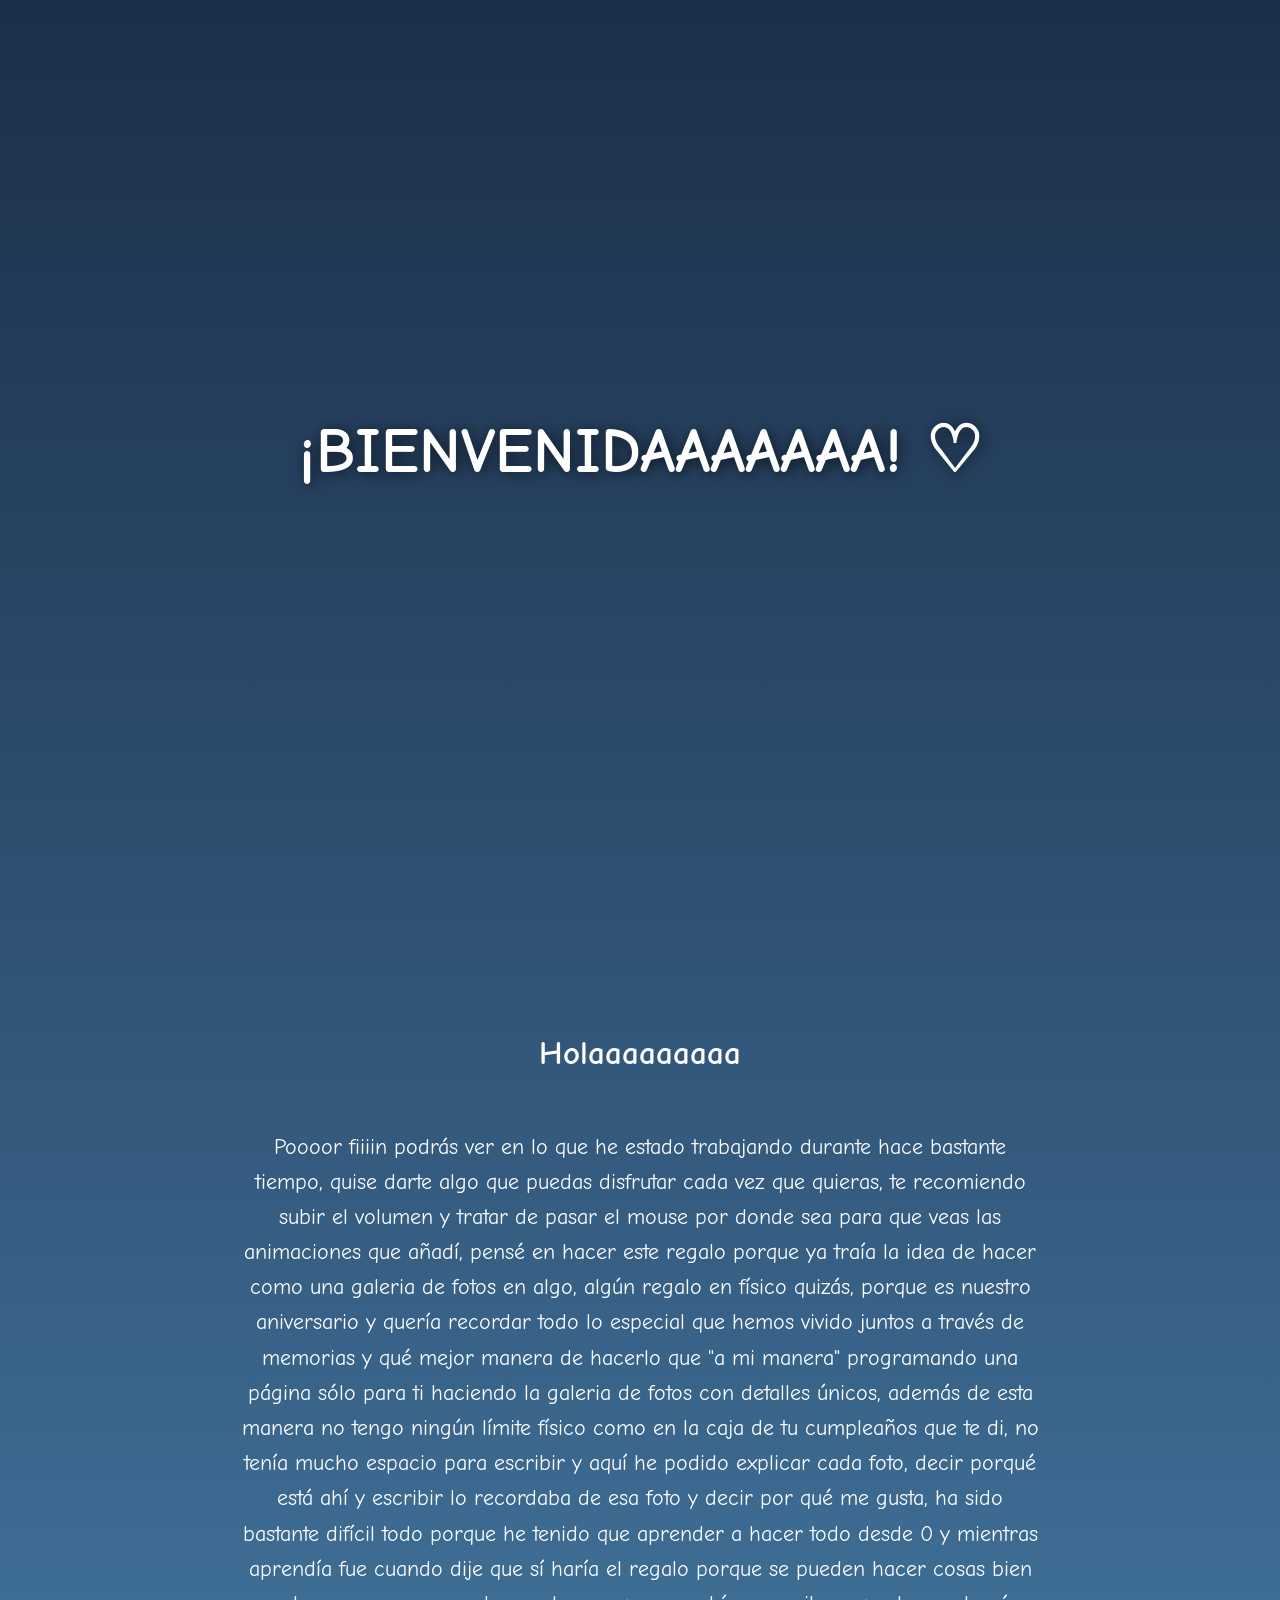
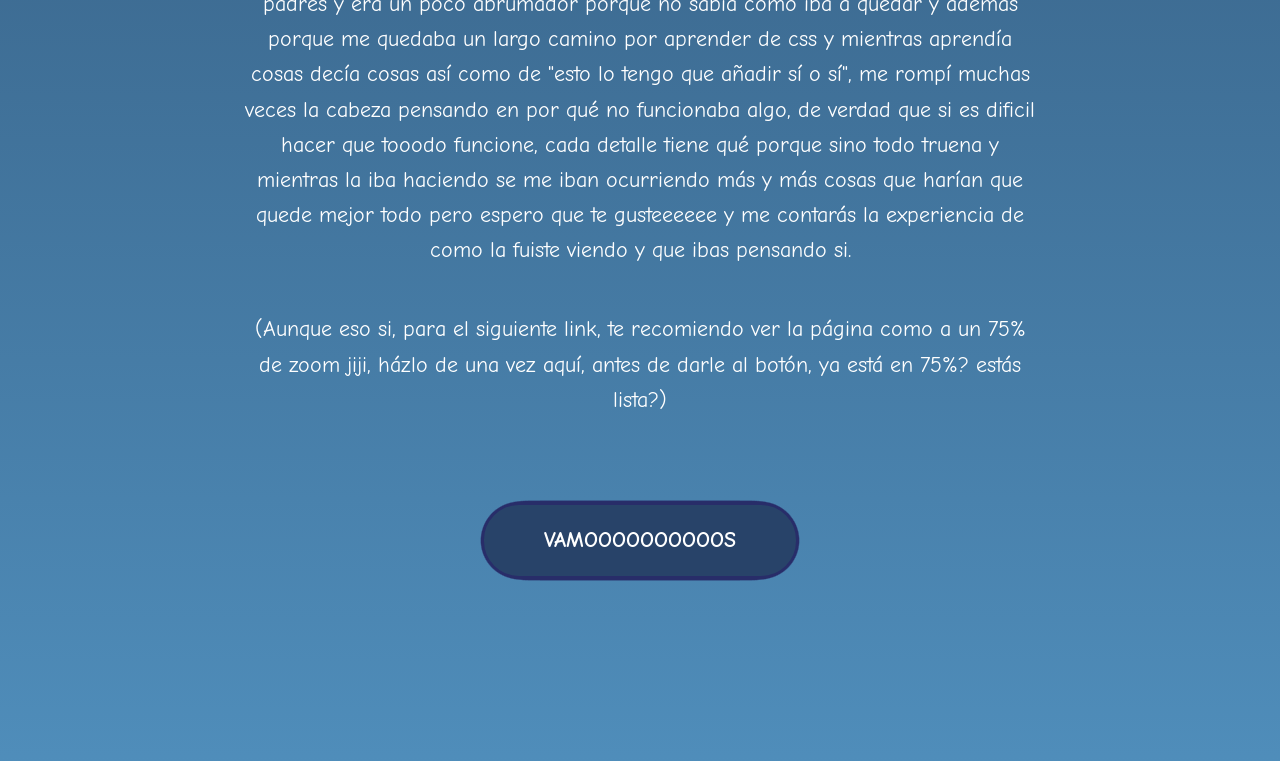
<file: index.html>
<!DOCTYPE html>
<html lang="es">
<head>
    <meta charset="UTF-8">
    <meta name="viewport" content="width=device-width, initial-scale=1.0">
    <title>BIENVENIDA</title>
    <link rel="stylesheet" href="portada.css">
    <link href="https://fonts.googleapis.com/css2?family=Quicksand:wght@400;700&family=Comic+Neue:wght@400;700&display=swap" rel="stylesheet">
</head>
<body>

    <header class="hero">
        <video autoplay loop muted playsinline class="video-fondo">
            <source src="Videonat/Videonat.mp4" type="video/mp4">
        </video>
        
        <div class="contenido-hero">
            <h1>¡BIENVENIDAAAAAAA! ♡</h1>
        </div>
    </header>

    <div class="explicacion">
        <h2>Holaaaaaaaaa</h2>
        <p>Poooor fiiiin podrás ver en lo que he estado trabajando durante hace bastante tiempo, quise darte algo que puedas disfrutar cada vez que quieras, te recomiendo subir el volumen y tratar de pasar el mouse por donde sea para que veas las animaciones que añadí, pensé en hacer este regalo porque ya traía la idea de hacer como una galeria de fotos en algo, algún regalo en físico quizás, porque es nuestro aniversario y quería recordar todo lo especial que hemos vivido juntos a través de memorias y qué mejor manera de hacerlo que "a mi manera" programando una página sólo para ti haciendo la galeria de fotos con detalles únicos, además de esta manera no tengo ningún límite físico como en la caja de tu cumpleaños que te di, no tenía mucho espacio para escribir y aquí he podido explicar cada foto, decir porqué está ahí y escribir lo recordaba de esa foto y decir por qué me gusta, ha sido bastante difícil todo porque he tenido que aprender a hacer todo desde 0 y mientras aprendía fue cuando dije que sí haría el regalo porque se pueden hacer cosas bien padres y era un poco abrumador porque no sabía como iba a quedar y además porque me quedaba un largo camino por aprender de css y mientras aprendía cosas decía cosas así como de "esto lo tengo que añadir sí o sí", me rompí muchas veces la cabeza pensando en por qué no funcionaba algo, de verdad que si es dificil hacer que tooodo funcione, cada detalle tiene qué porque sino todo truena y mientras la iba haciendo se me iban ocurriendo más y más cosas que harían que quede mejor todo pero espero que te gusteeeeee y me contarás la experiencia de como la fuiste viendo y que ibas pensando si.</p>
        <p>(Aunque eso si, para el siguiente link, te recomiendo ver la página como a un 75% de zoom jiji, házlo de una vez aquí, antes de darle al botón, ya está en 75%? estás lista?)</p>

        <div class="centrar">
            <div class="goo-wrapper">
                <div class="bubble"></div>
                <div class="boton">
                    <a href="principal.html">VAMOOOOOOOOOOS</a>
                </div>
            </div>
        </div>
    </div>

    <svg xmlns="http://www.w3.org/2000/svg" version="1.1" style="display:none;">
        <defs>
            <filter id="gooey">
                <feGaussianBlur in="SourceGraphic" stdDeviation="10" result="blur" />
                <feColorMatrix in="blur" mode="matrix" values="1 0 0 0 0  0 1 0 0 0  0 0 1 0 0  0 0 0 20 -10" result="gooey" />
                <feComposite in="SourceGraphic" in2="gooey" operator="atop" />
            </filter>
        </defs>
    </svg>

</body>
</html>
</file>
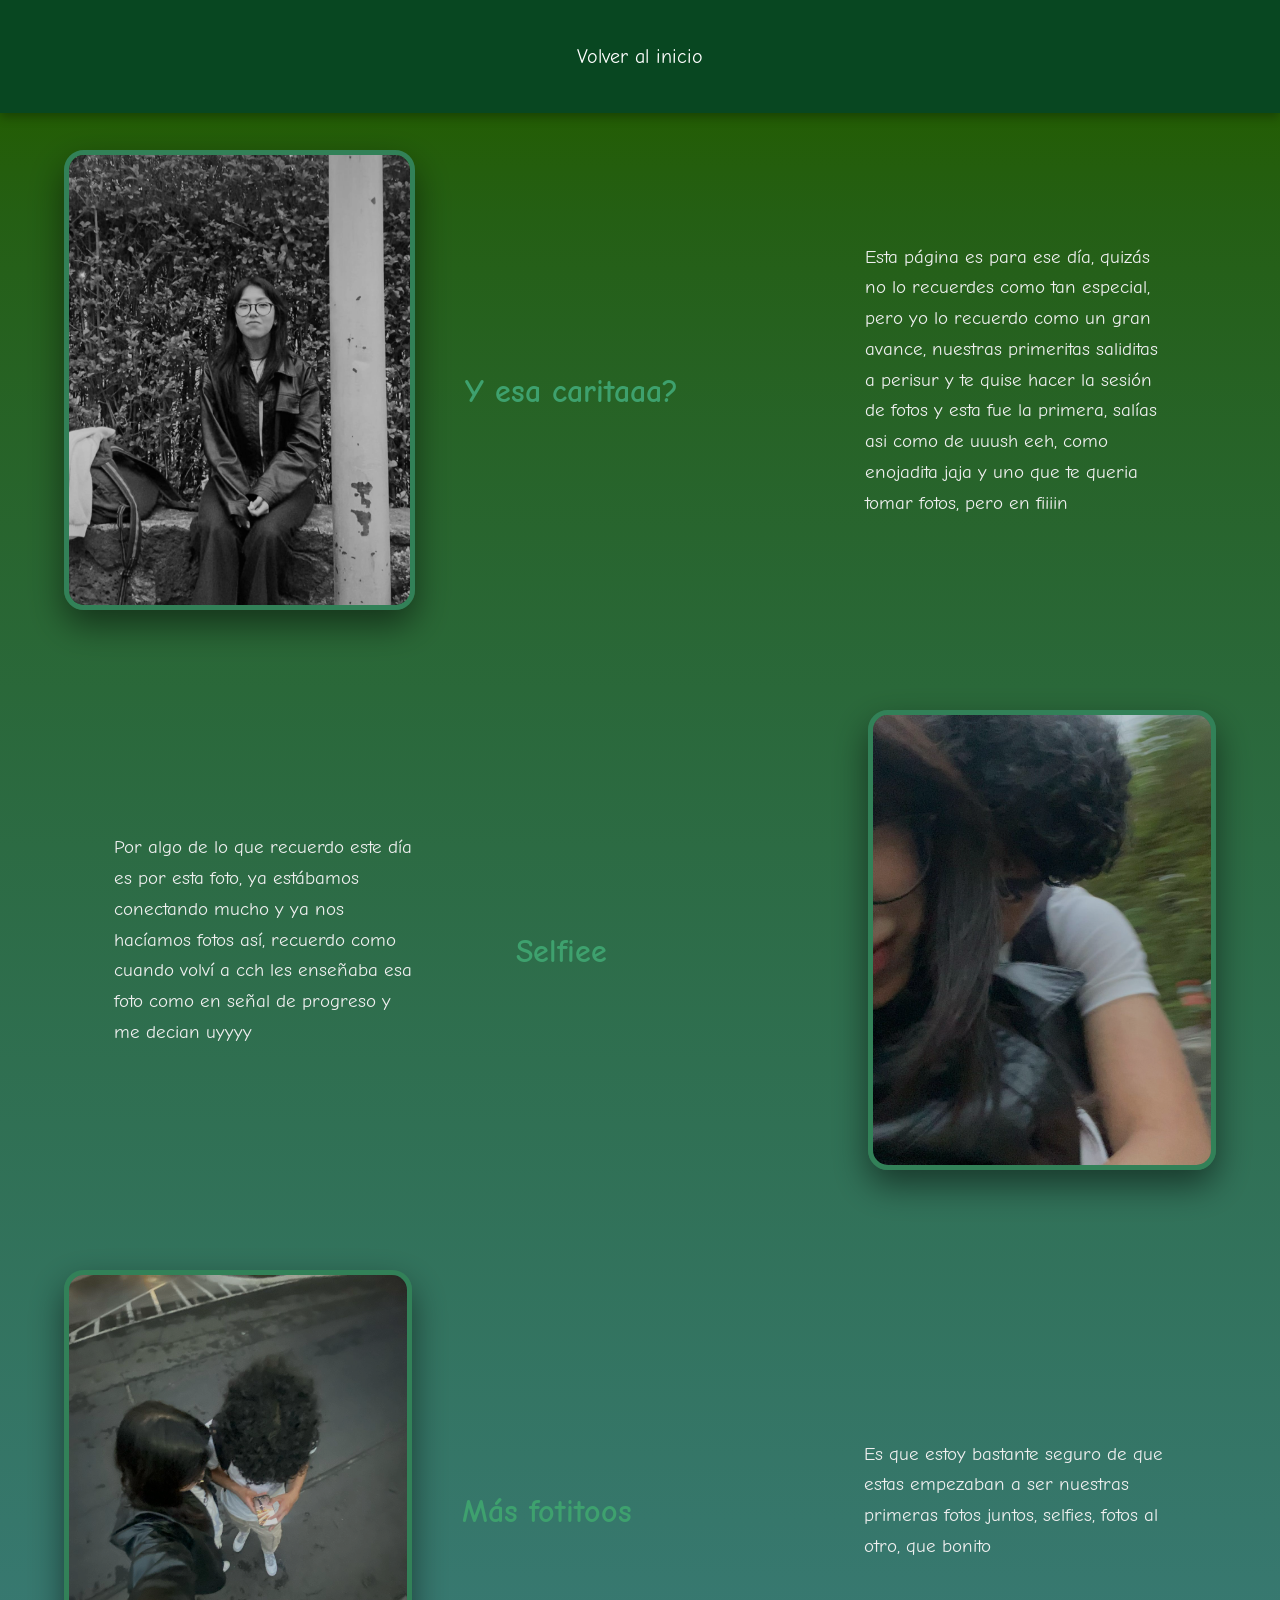
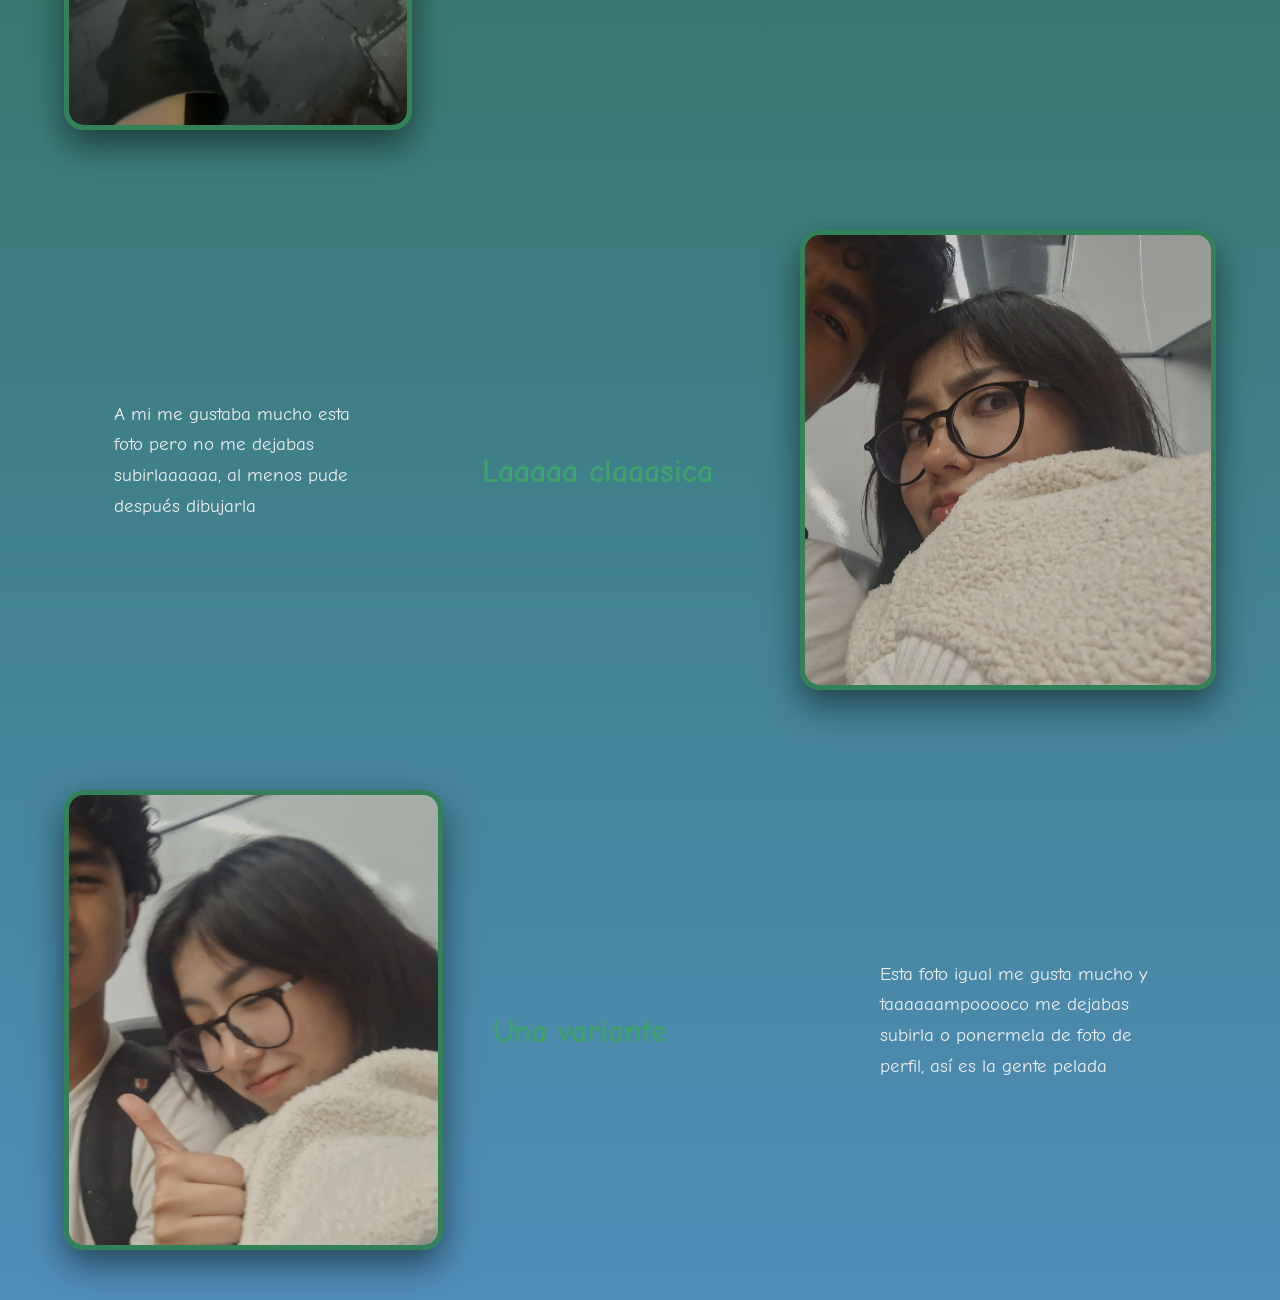
<file: perisur.html>
<!DOCTYPE html>
<html lang="en">
<head>
    <meta charset="UTF-8">
    <meta name="viewport" content="width=device-width, initial-scale=1.0">
    <title>Perisur</title>
    <link rel="stylesheet" href="personalizadas.css">
    <link href="https://fonts.googleapis.com/css2?family=Quicksand:wght@400;700&family=Comic+Neue:wght@400;700&display=swap" rel="stylesheet">
</head>
<body>
    <header>
        <nav>
            <a href="principal.html"> Volver al inicio</a>
        </nav>
    </header>
    <div class="main-content" id="inicio">
    <section class="seccion-favs" id="favs">
        <div class="contenedor-fotos">
            <div class="cuadros">
                <img src="Perisur/perisur1.jpeg" alt="Natalia en japón">
                <h3>Y esa caritaaa?</h3>
                <p>Esta página es para ese día, quizás no lo recuerdes como tan especial, pero yo lo recuerdo como un gran avance, nuestras primeritas saliditas a perisur y te quise hacer la sesión de fotos y esta fue la primera, salías asi como de uuush eeh, como enojadita jaja y uno que te queria tomar fotos, pero en fiiiin</p>
            </div>
            <div class="cuadros">
                <img src="Perisur/Perisur2.jpeg" alt="Natalia en japón">
                <h3>Selfiee</h3>
                <p>Por algo de lo que recuerdo este día es por esta foto, ya estábamos conectando mucho y ya nos hacíamos fotos así, recuerdo como cuando volví a cch les enseñaba esa foto como en señal de progreso y me decian uyyyy</p>
                 </div>
                <div class="cuadros">
                <img src="Perisur/Perisur4.jpeg" alt="Natalia en japón">
                <h3>Más fotitoos</h3>
                <p>Es que estoy bastante seguro de que estas empezaban a ser nuestras primeras fotos juntos, selfies, fotos al otro, que bonito </p>
            </div>
                    
            <div class="cuadros">
                <img src="Perisur/Perisur5.jpeg" alt="Natalia en japón">
                <h3>Laaaaa claaasica</h3>
                <p>A mi me gustaba mucho esta foto pero no me dejabas subirlaaaaaa, al menos pude después dibujarla </p>
            </div>
            <div class="cuadros">
                <img src="Perisur/Perisur3.jpeg" alt="Natalia en japón">
                <h3>Una variante</h3>
                <p>Esta foto igual me gusta mucho y taaaaaampooooco me dejabas subirla o ponermela de foto de perfil, así es la gente pelada</p>
            </div>
        </div>
    </section>

    <audio id="miMusica" autoplay loop>
    <source src="sunsetz.ogg" type="audio/ogg">
    Tu navegador no soporta el audio.
</audio>

    <script>
    var musica = document.getElementById("miMusica");

    function empezarMusica() {
        musica.play().then(function() {
            console.log("Música sonando!");
            removerEventos();
        }).catch(function(error) {
            console.log("Esperando interacción...");
        });
    }

    function removerEventos() {
        document.removeEventListener('click', empezarMusica);
        document.removeEventListener('touchstart', empezarMusica);
        document.removeEventListener('wheel', empezarMusica);
    }
    document.addEventListener('click', empezarMusica);
    document.addEventListener('touchstart', empezarMusica);
    document.addEventListener('wheel', empezarMusica);
</script>
</div>
</body>
</html>
</file>
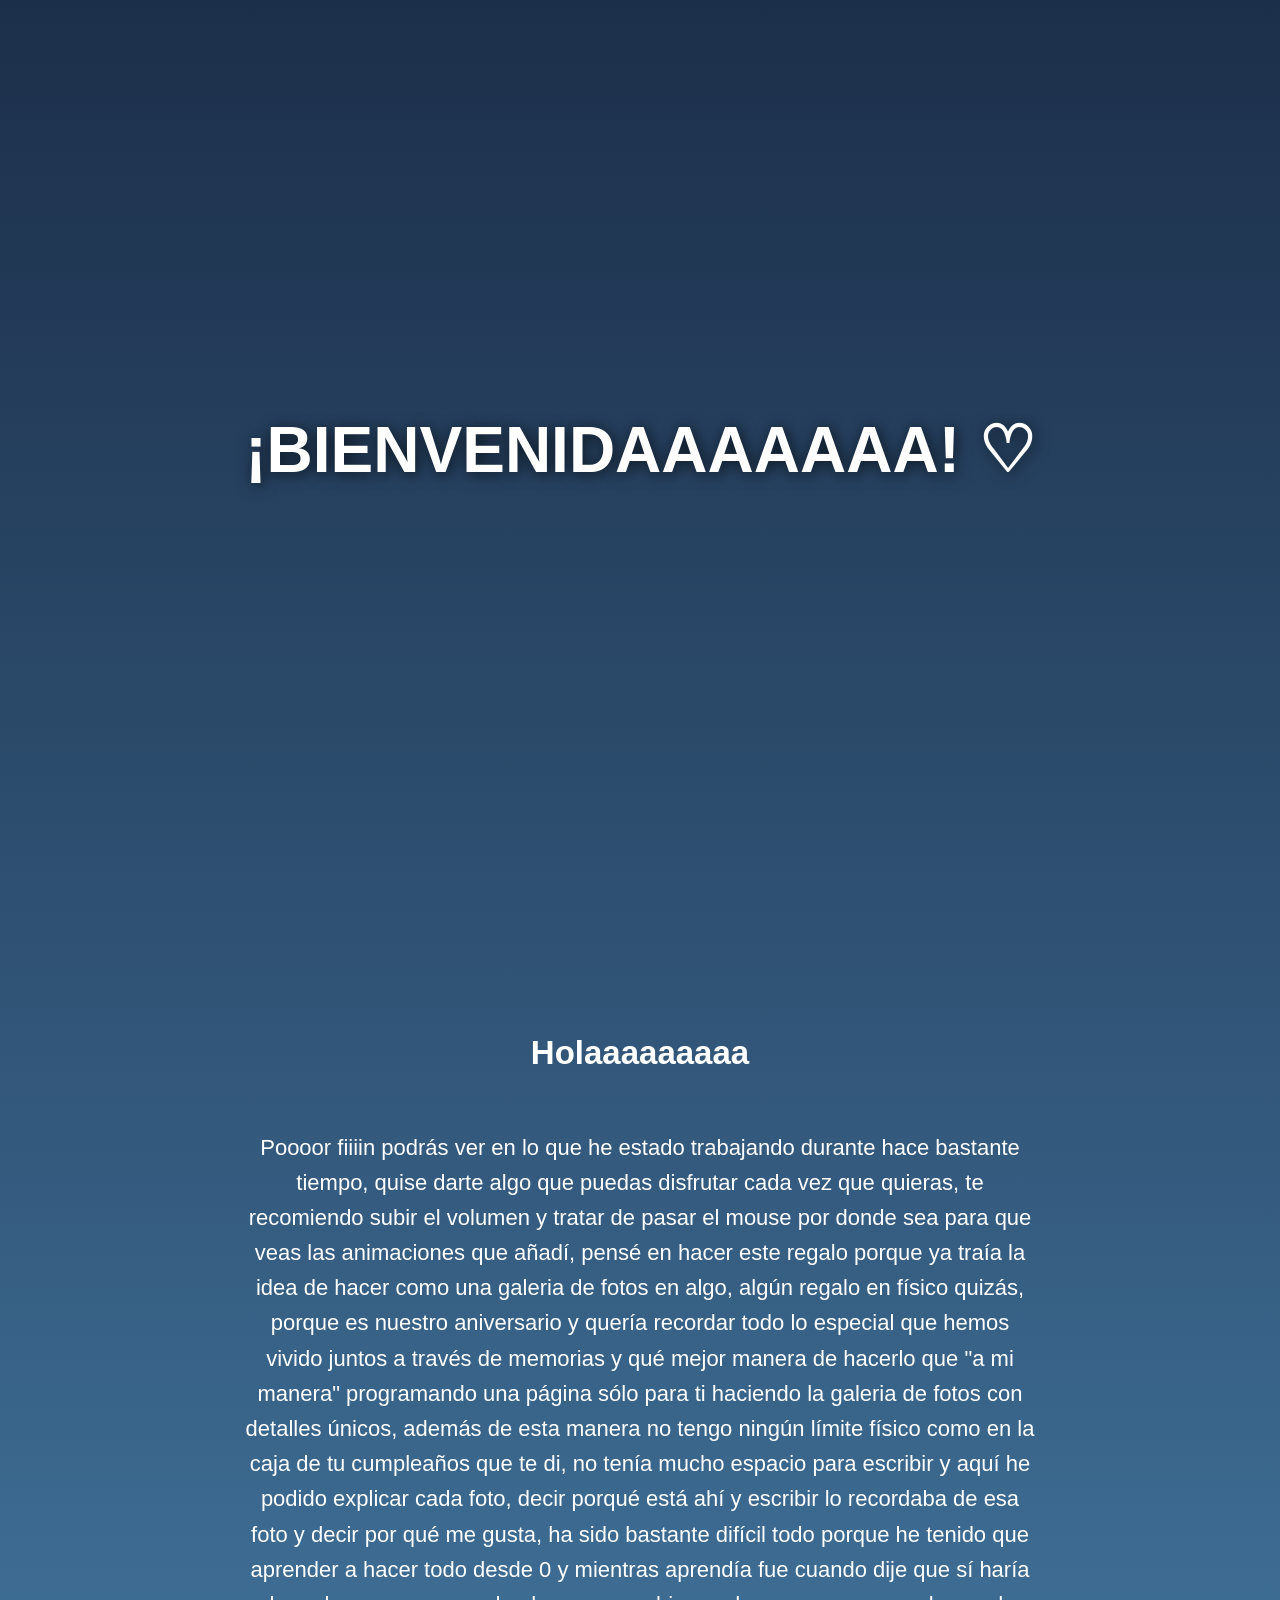
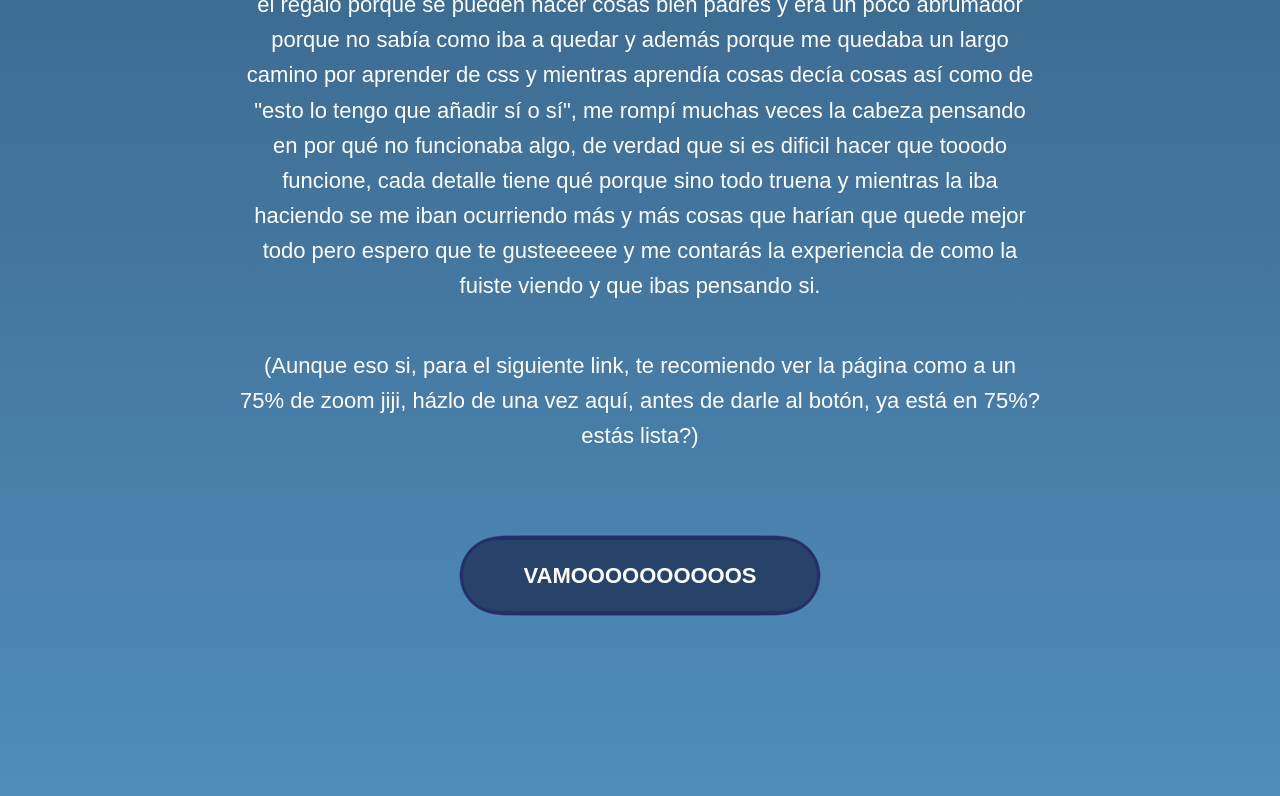
<file: portada.html>
<!DOCTYPE html>
<html lang="es">
<head>
    <meta charset="UTF-8">
    <meta name="viewport" content="width=device-width, initial-scale=1.0">
    <title>BIENVENIDA</title>
    <link rel="stylesheet" href="portada.css">
    <link href="https://fonts.googleapis.com/css2?family=Quicksand:wght@400;700&display=swap" rel="stylesheet">
</head>
<body>

    <header class="hero">
        <video autoplay loop muted playsinline class="video-fondo">
            <source src="Videonat/Videonat.mp4" type="video/mp4">
        </video>
        
        <div class="contenido-hero">
            <h1>¡BIENVENIDAAAAAAA! ♡</h1>
        </div>
    </header>

    <div class="explicacion">
        <h2>Holaaaaaaaaa</h2>
        <p>Poooor fiiiin podrás ver en lo que he estado trabajando durante hace bastante tiempo, quise darte algo que puedas disfrutar cada vez que quieras, te recomiendo subir el volumen y tratar de pasar el mouse por donde sea para que veas las animaciones que añadí, pensé en hacer este regalo porque ya traía la idea de hacer como una galeria de fotos en algo, algún regalo en físico quizás, porque es nuestro aniversario y quería recordar todo lo especial que hemos vivido juntos a través de memorias y qué mejor manera de hacerlo que "a mi manera" programando una página sólo para ti haciendo la galeria de fotos con detalles únicos, además de esta manera no tengo ningún límite físico como en la caja de tu cumpleaños que te di, no tenía mucho espacio para escribir y aquí he podido explicar cada foto, decir porqué está ahí y escribir lo recordaba de esa foto y decir por qué me gusta, ha sido bastante difícil todo porque he tenido que aprender a hacer todo desde 0 y mientras aprendía fue cuando dije que sí haría el regalo porque se pueden hacer cosas bien padres y era un poco abrumador porque no sabía como iba a quedar y además porque me quedaba un largo camino por aprender de css y mientras aprendía cosas decía cosas así como de "esto lo tengo que añadir sí o sí", me rompí muchas veces la cabeza pensando en por qué no funcionaba algo, de verdad que si es dificil hacer que tooodo funcione, cada detalle tiene qué porque sino todo truena y mientras la iba haciendo se me iban ocurriendo más y más cosas que harían que quede mejor todo pero espero que te gusteeeeee y me contarás la experiencia de como la fuiste viendo y que ibas pensando si.</p>
        <p>(Aunque eso si, para el siguiente link, te recomiendo ver la página como a un 75% de zoom jiji, házlo de una vez aquí, antes de darle al botón, ya está en 75%? estás lista?)</p>

        <div class="centrar">
            <div class="goo-wrapper">
                <div class="bubble"></div>
                <div class="boton">
                    <a href="principal.html">VAMOOOOOOOOOOS</a>
                </div>
            </div>
        </div>
    </div>

    <svg xmlns="http://www.w3.org/2000/svg" version="1.1" style="display:none;">
        <defs>
            <filter id="gooey">
                <feGaussianBlur in="SourceGraphic" stdDeviation="10" result="blur" />
                <feColorMatrix in="blur" mode="matrix" values="1 0 0 0 0  0 1 0 0 0  0 0 1 0 0  0 0 0 20 -10" result="gooey" />
                <feComposite in="SourceGraphic" in2="gooey" operator="atop" />
            </filter>
        </defs>
    </svg>

</body>
</html>
</file>
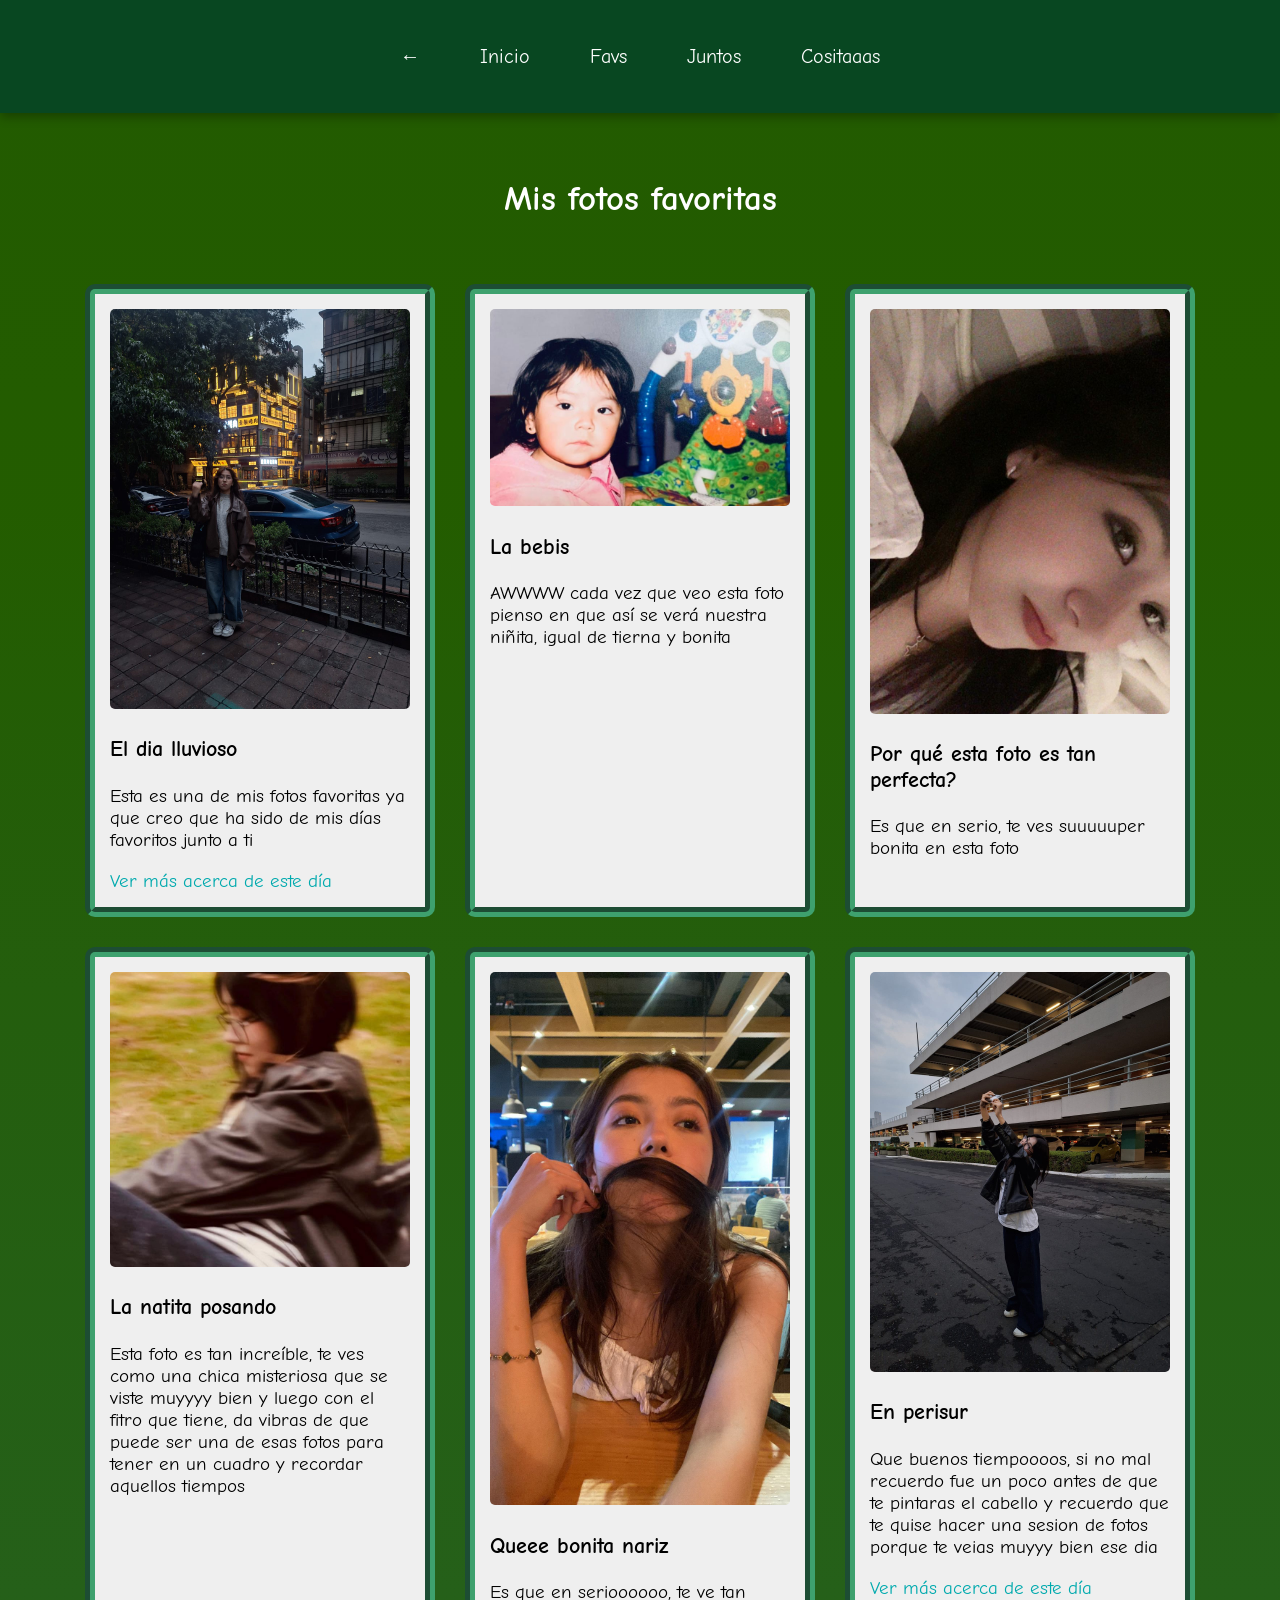
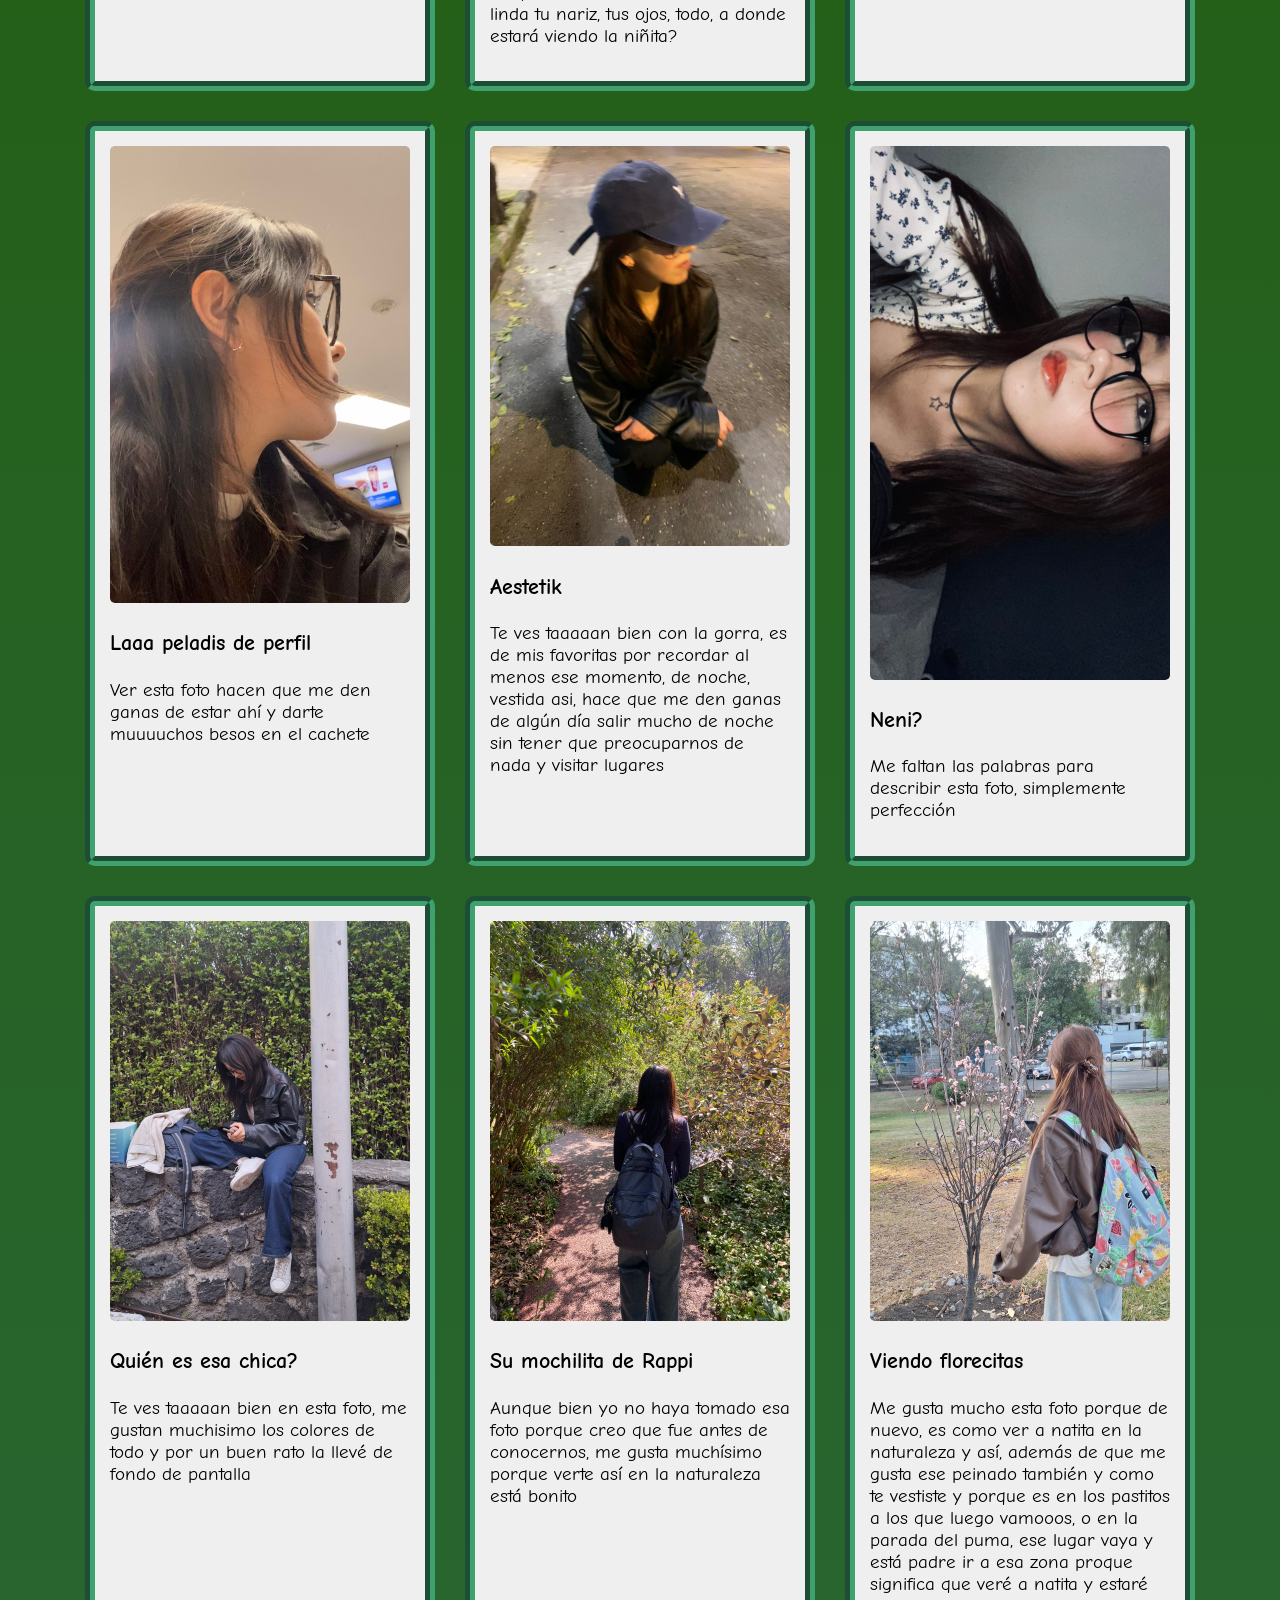
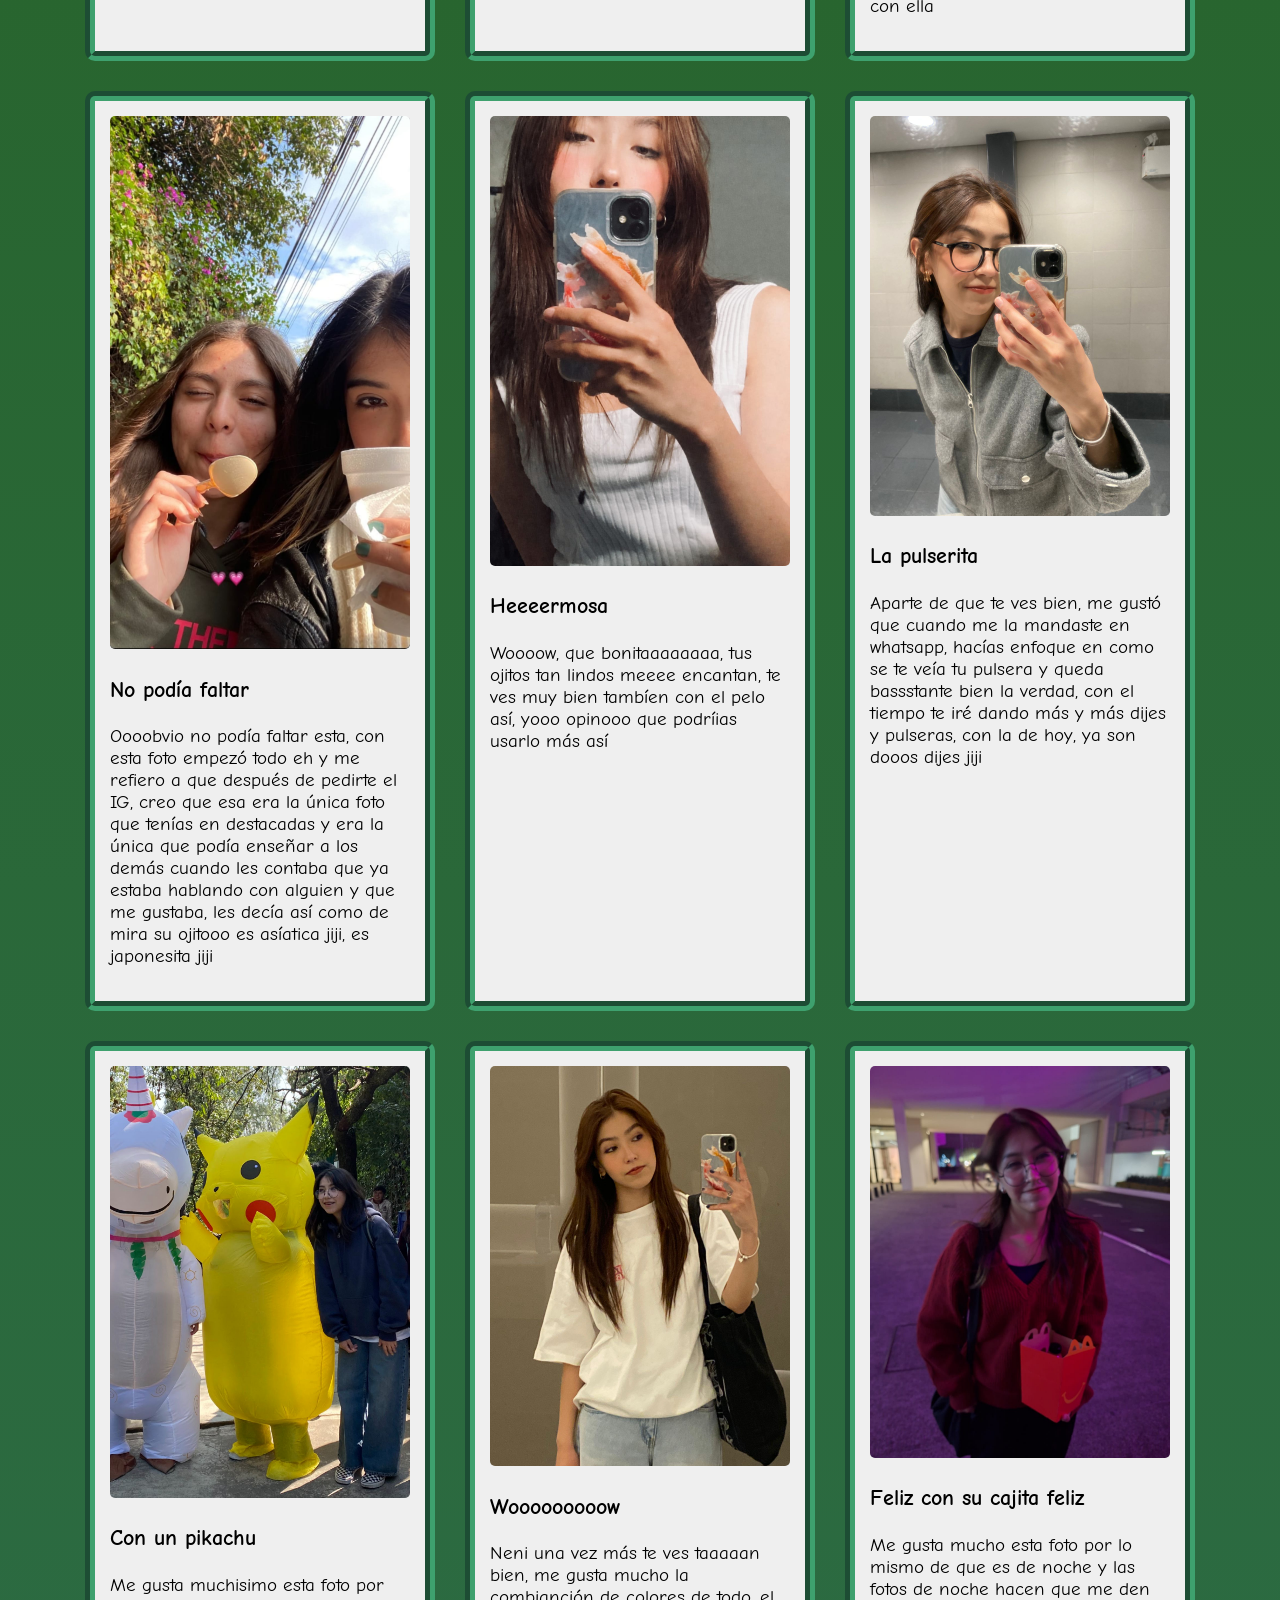
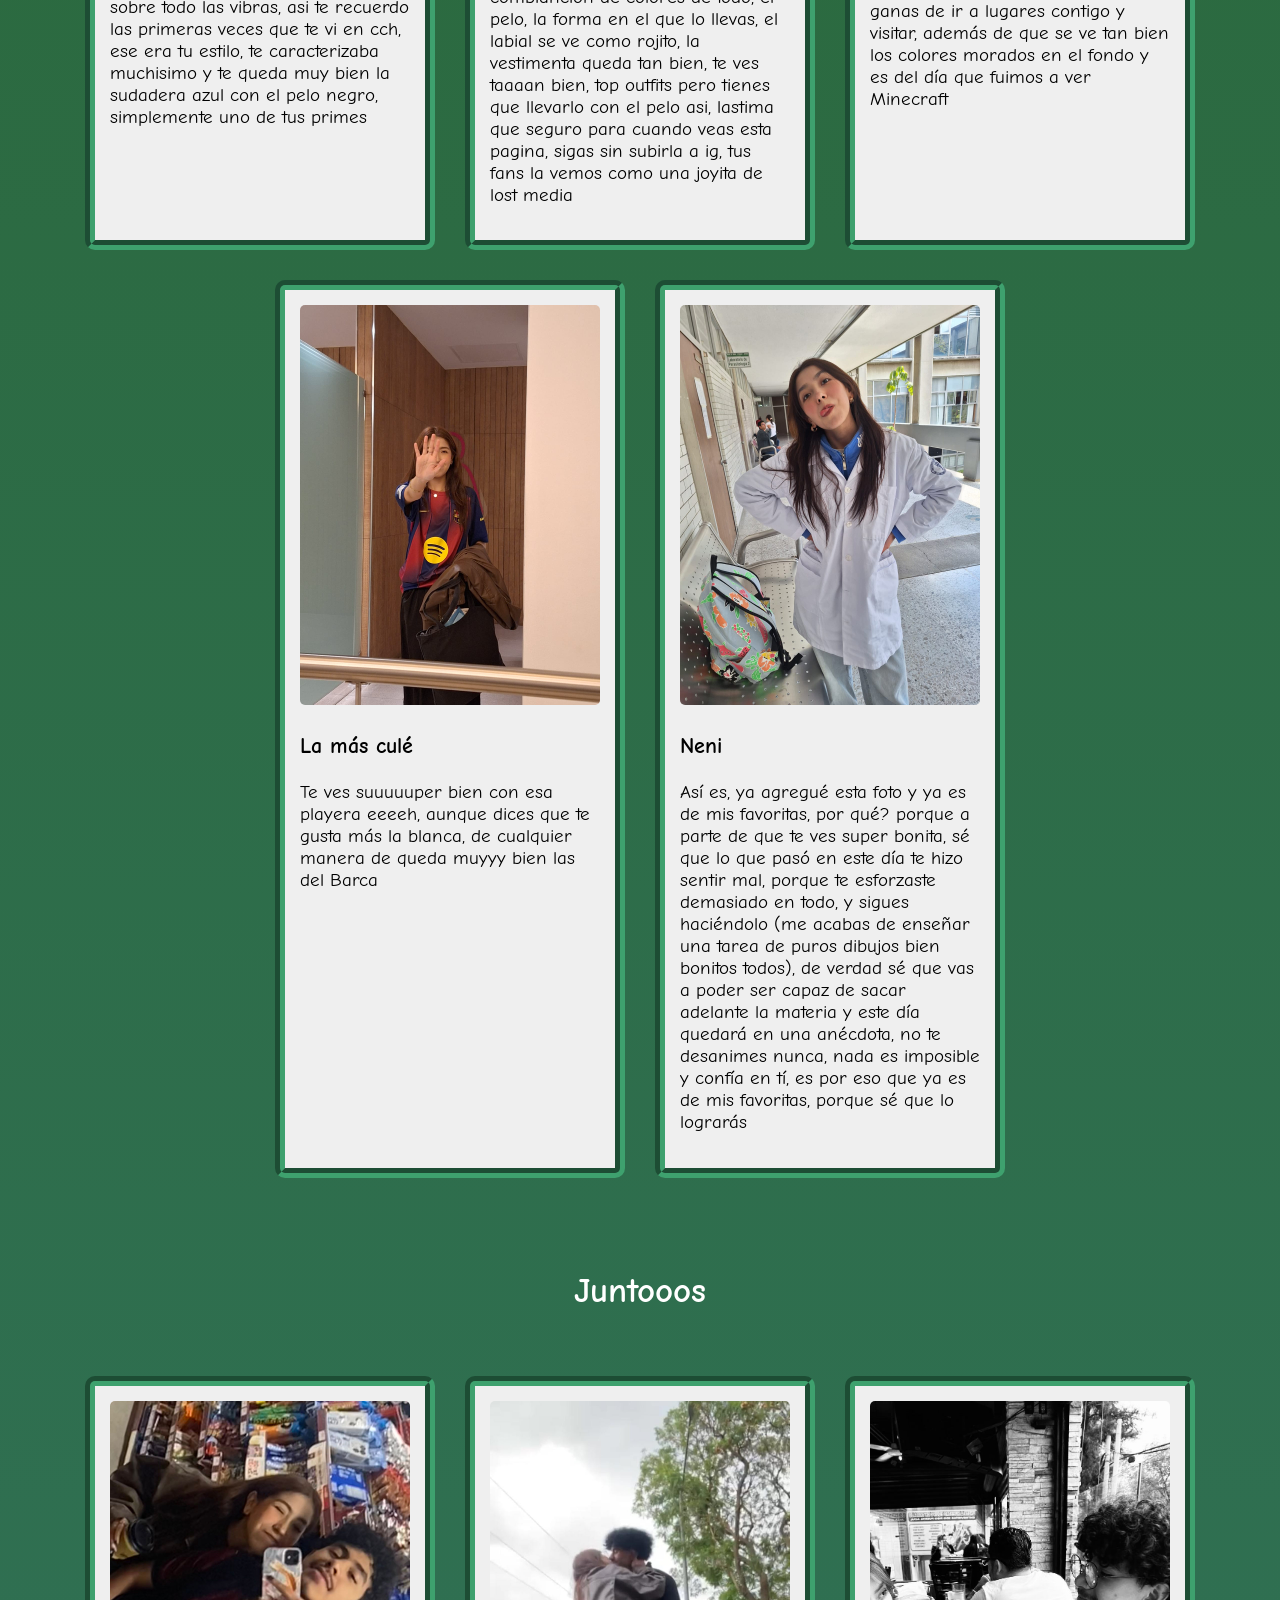
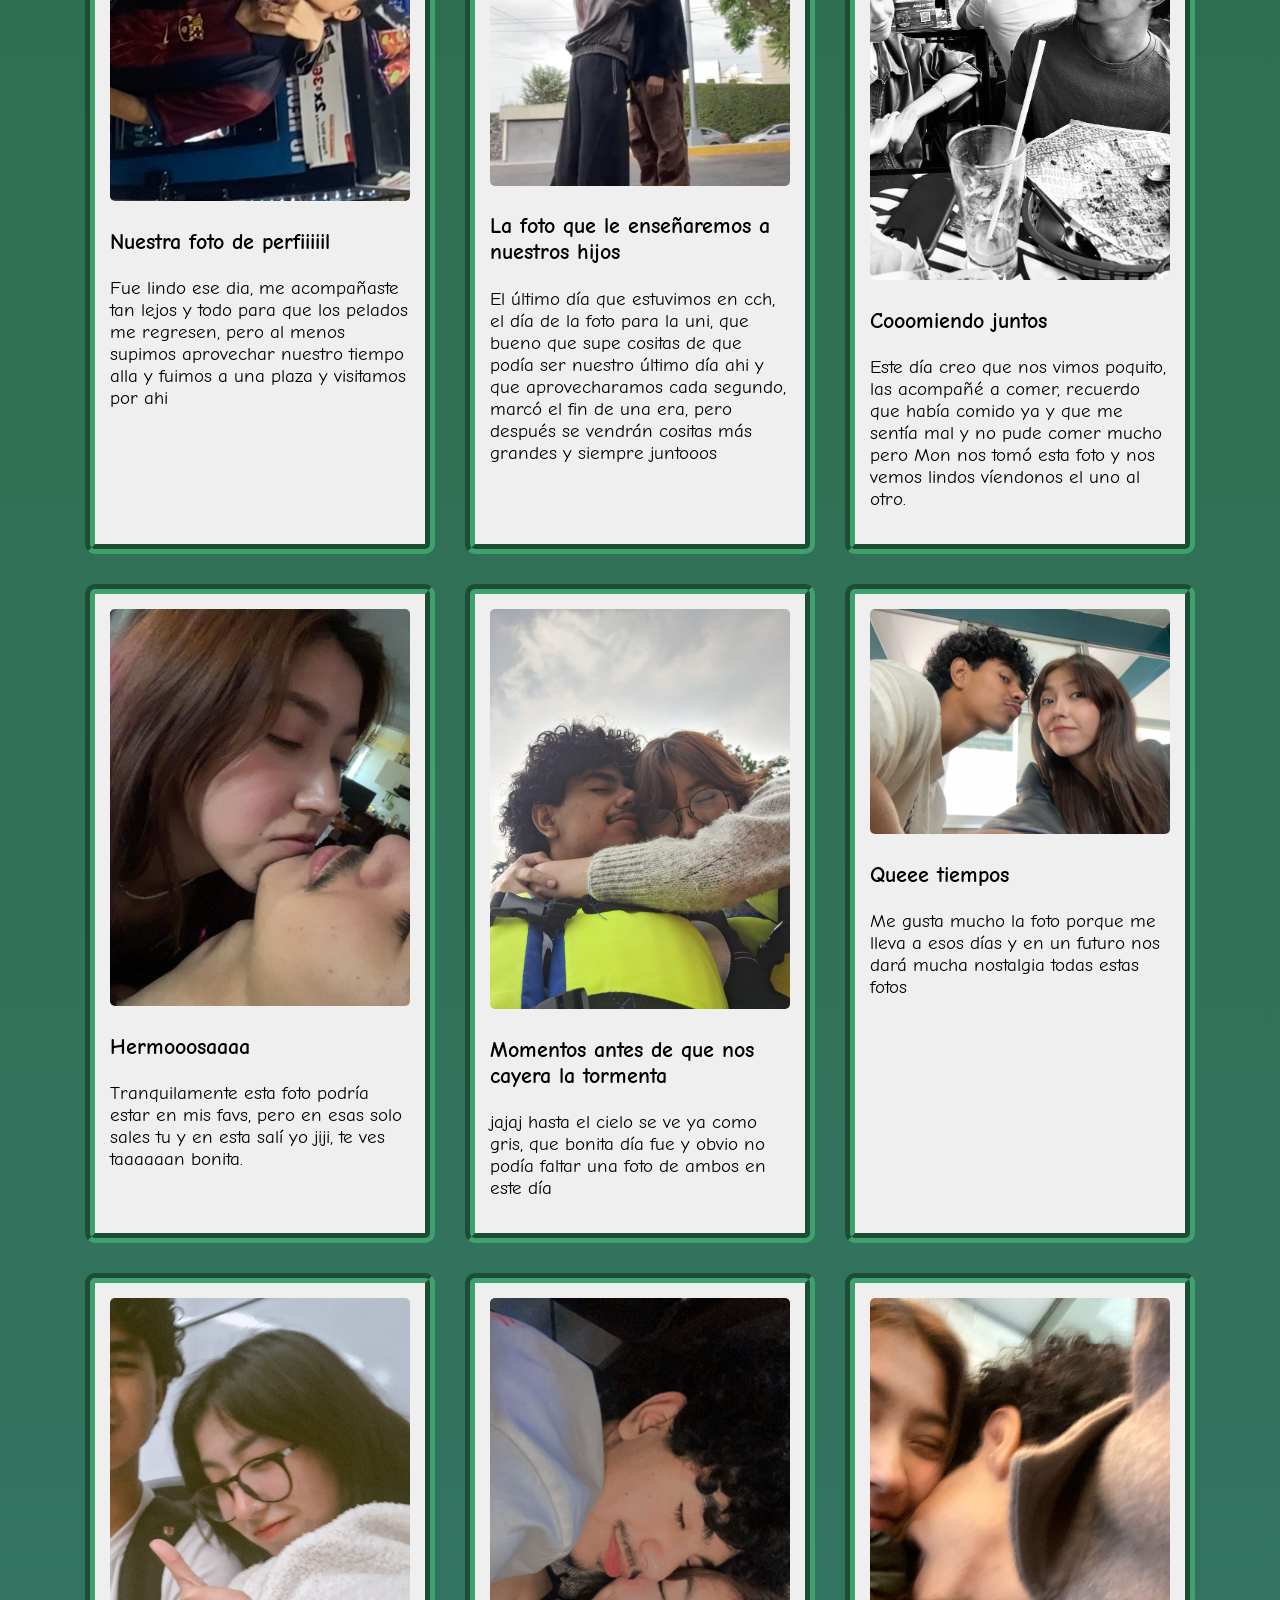
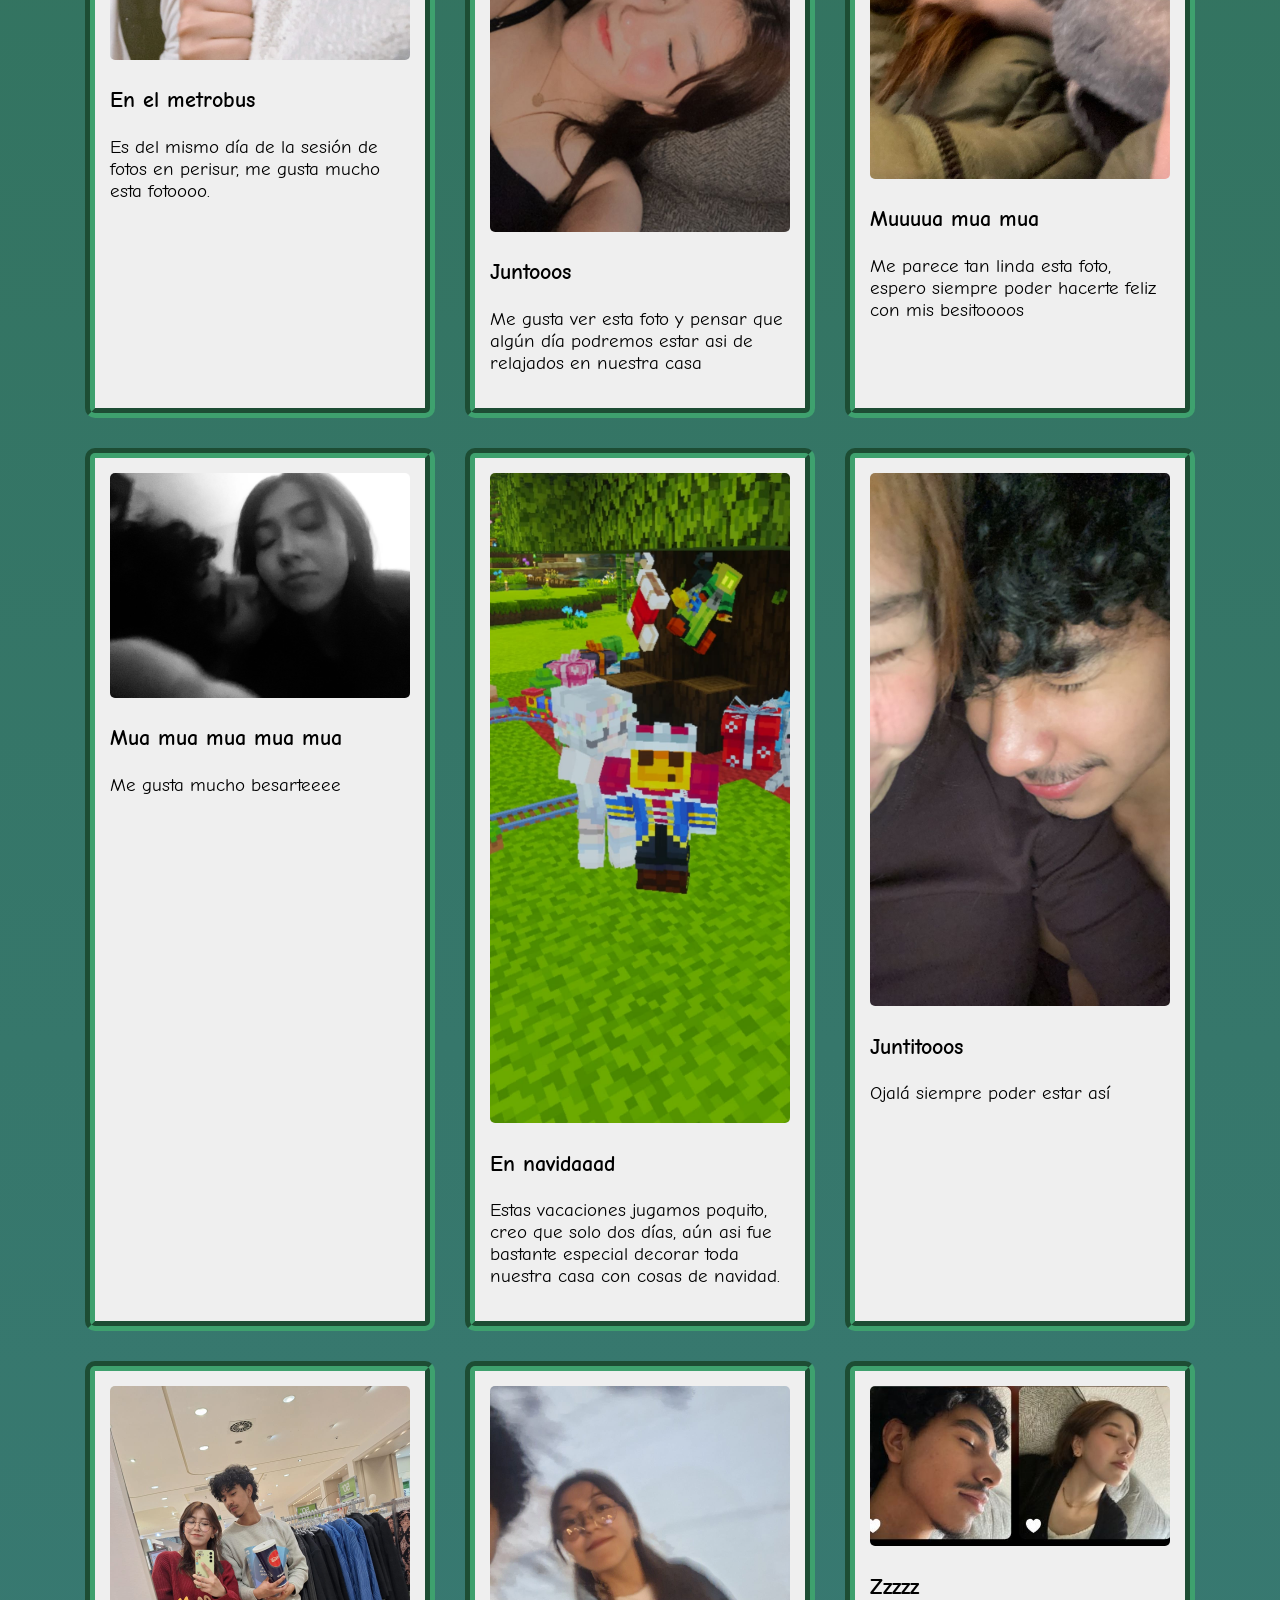
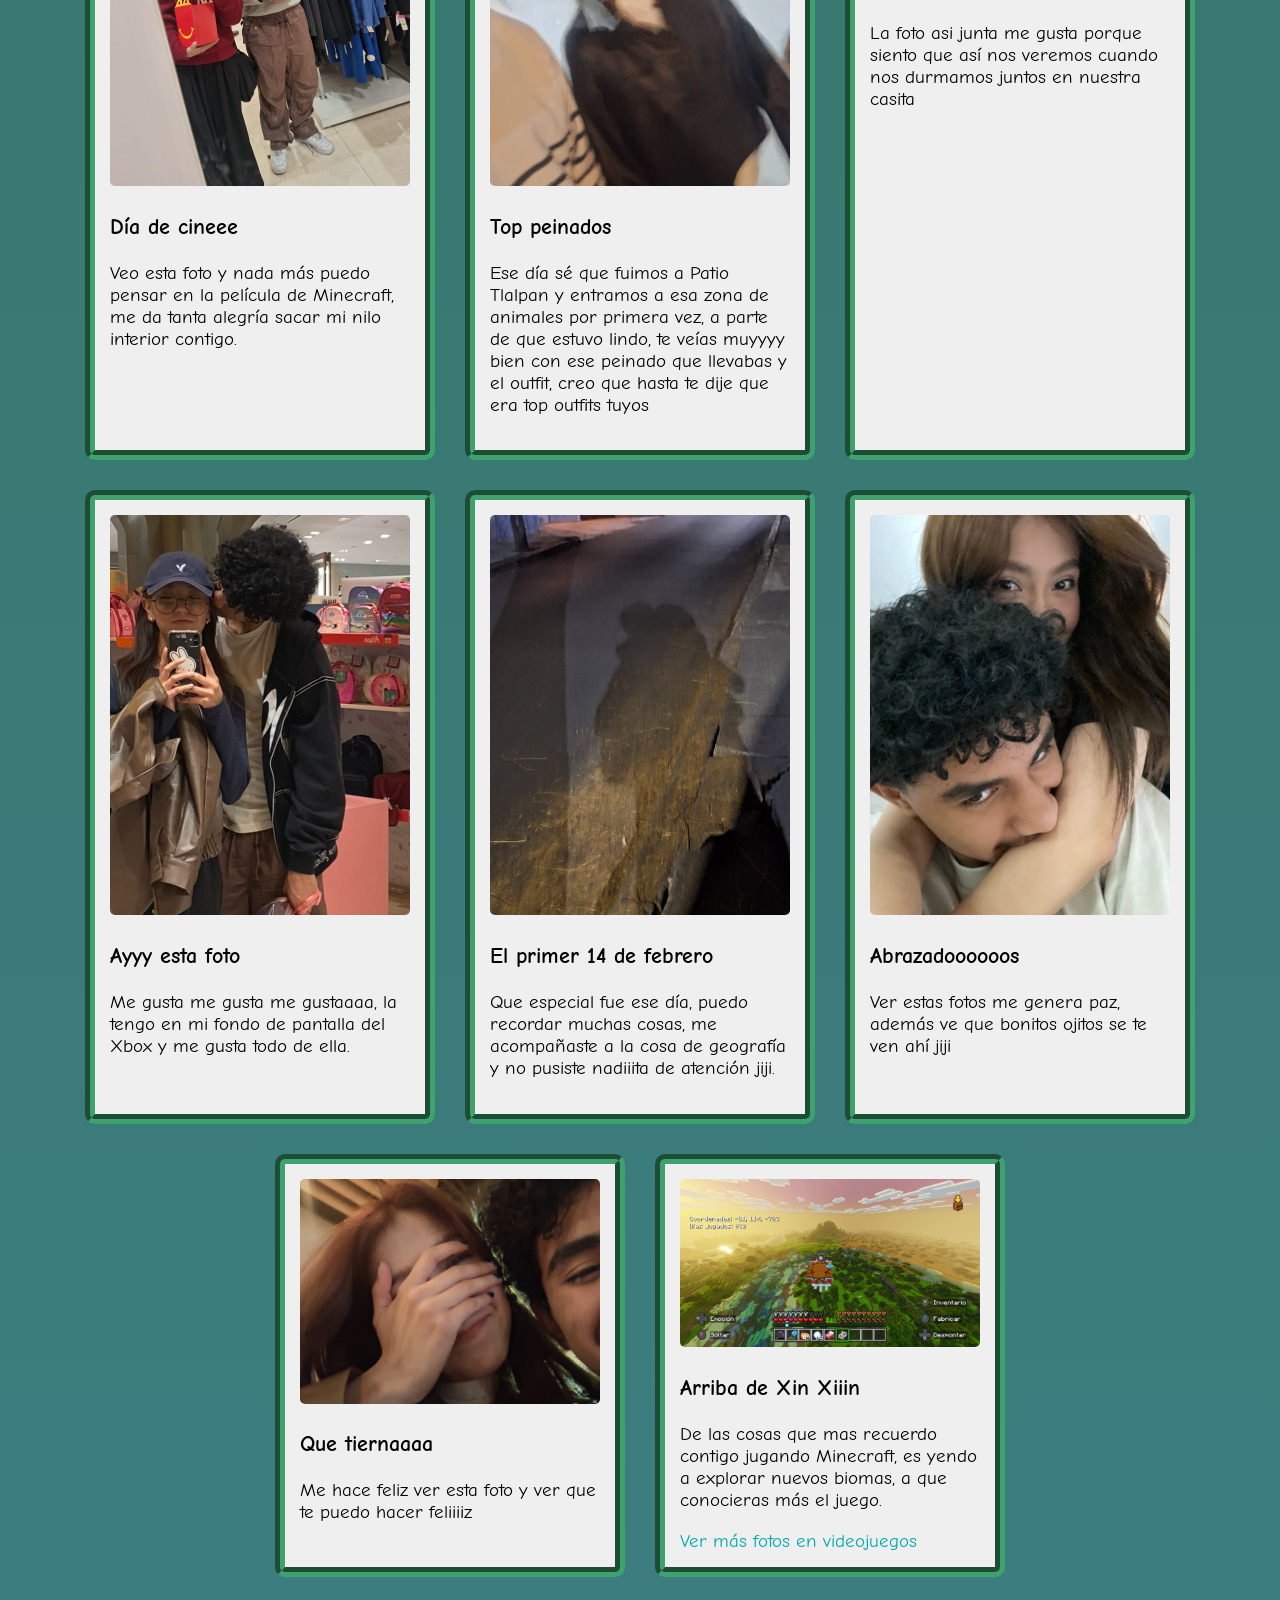
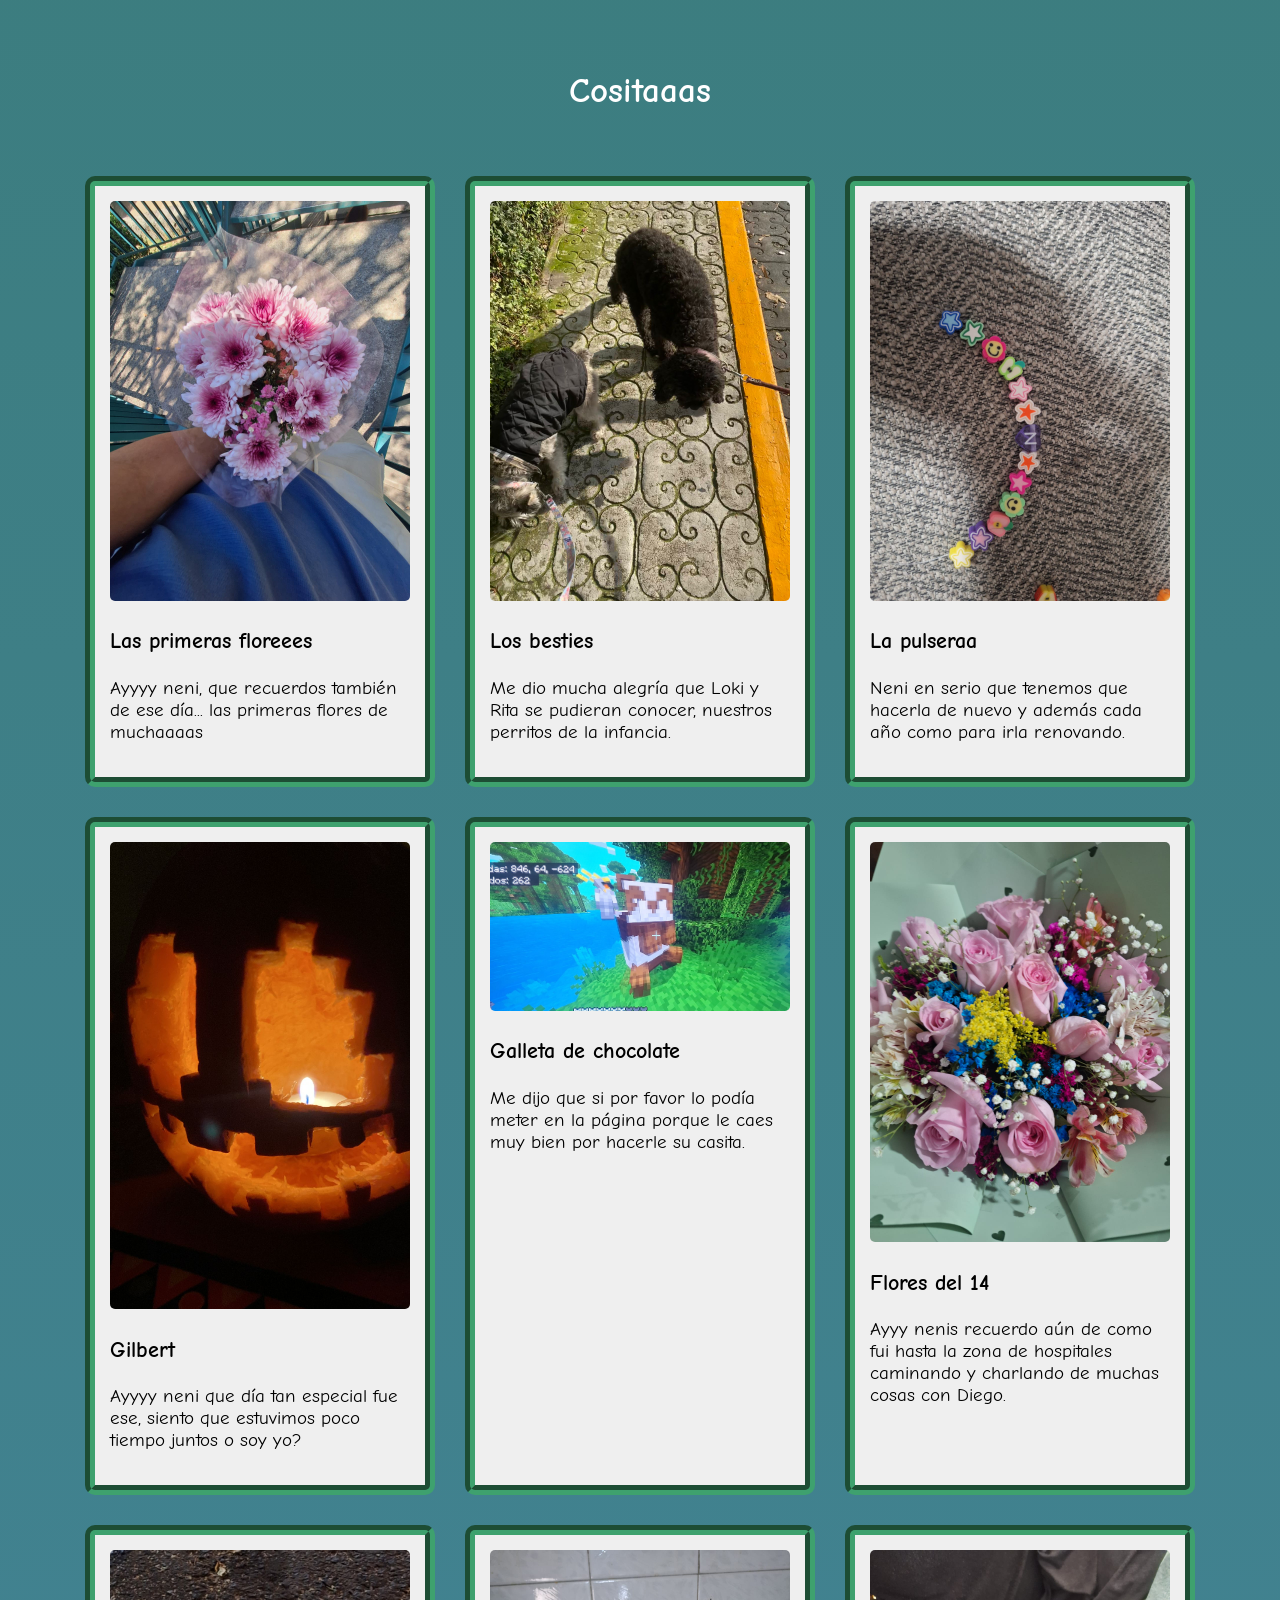
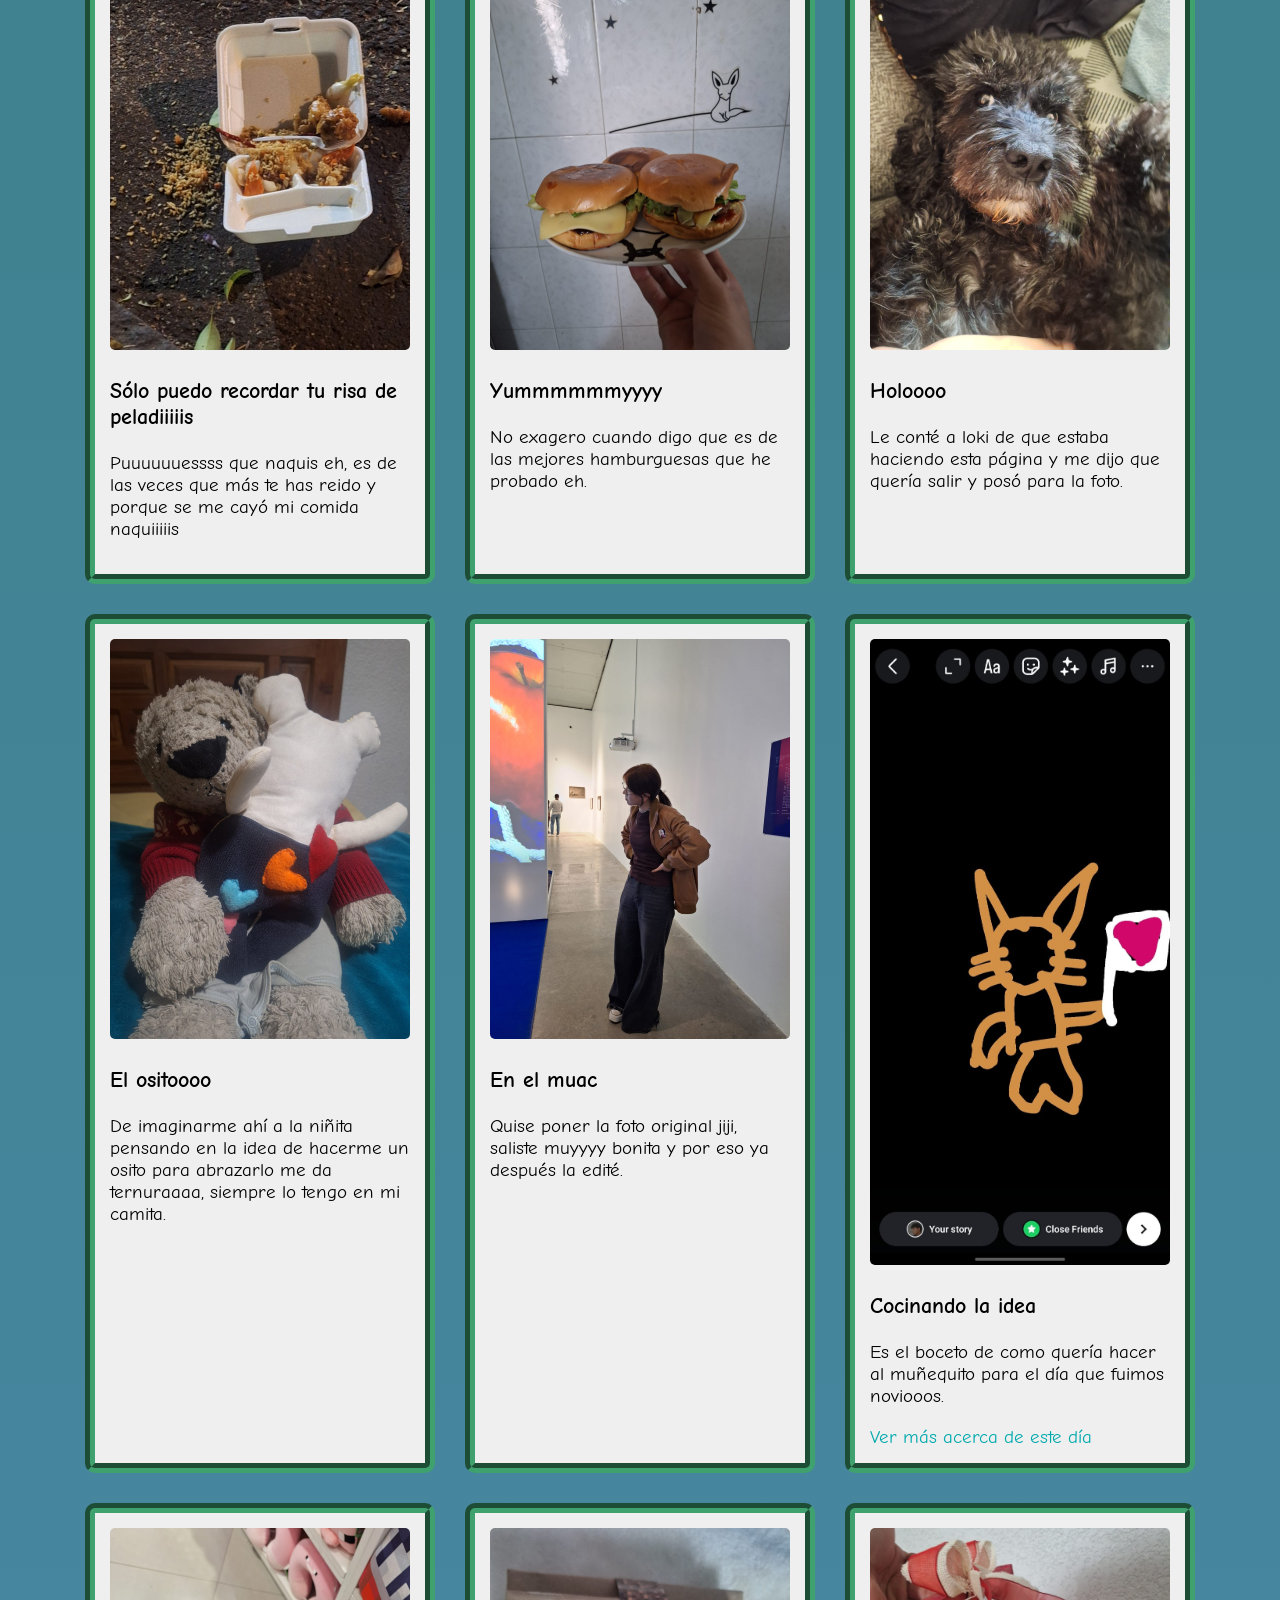
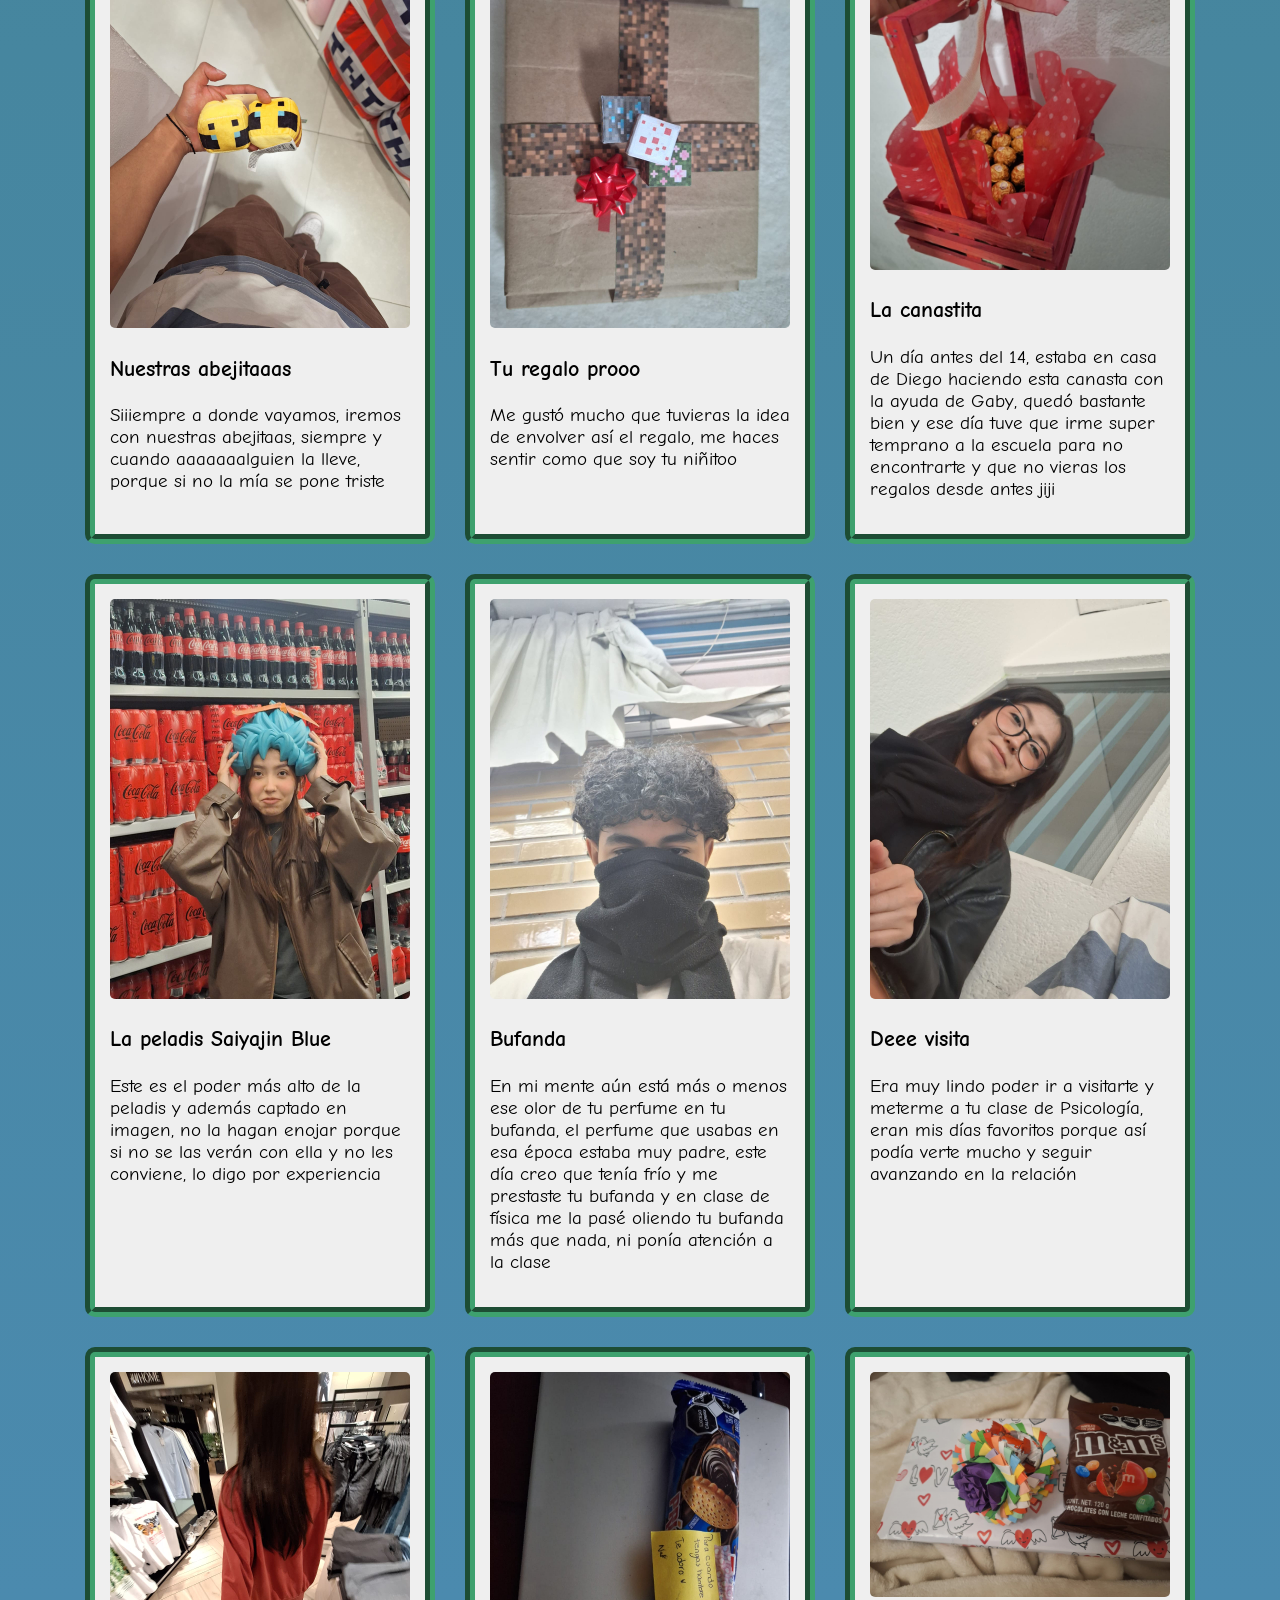
<file: principal.html>
<!DOCTYPE html>
<html lang="es">
<head>
    <meta charset="UTF-8">
    <title>Natalia</title>
    <link rel="stylesheet" href="style.css">
    <link href="https://fonts.googleapis.com/css2?family=Quicksand:wght@400;700&family=Comic+Neue:wght@400;700&display=swap" rel="stylesheet">
</head>
<body>
    <header>
        <nav>
            <a href="index.html"> ← </a>
            <a href="#inicio"> Inicio</a>
            <a href="#favs">Favs</a>
            <a href="#juntos"> Juntos</a>
            <a href="#cositas"> Cositaaas</a>

        </nav>
    </header>

    <div class="main-content" id="inicio">

        <section class="seccion-favs" id="favs"> 
            <div class="seccion-favs"><h1>Mis fotos favoritas</h1></div>
            <div class="contenedor-fotos">
                <div class="cuadros">
                    <img src="fotosfavs/japon.jpeg" alt="Natalia en japón"> 
                    <h3>El dia lluvioso</h3>
                    <p>Esta es una de mis fotos favoritas ya que creo que ha sido de mis días favoritos junto a ti</p>
                    <a href="dialluvioso.html"> Ver más acerca de este día</a>
                </div>
                <div class="cuadros">
                    <img src="fotosfavs/bebe.jpeg" alt="Los dos juntos"> 
                    <h3>La bebis</h3>
                    <p>AWWWW cada vez que veo esta foto pienso en que así se verá nuestra niñita, igual de tierna y bonita</p>
                </div>
                <div class="cuadros">
                    <img src="fotosfavs/jstyle.jpeg" alt="La foto de pinterest"> 
                    <h3>Por qué esta foto es tan perfecta?</h3>
                    <p>Es que en serio, te ves suuuuuper bonita en esta foto</p>
                </div>
                <div class="cuadros">
                    <img src="fotosfavs/pasto.jpeg" alt="La peladis con su mochila de rappi"> 
                    <h3>La natita posando</h3>
                    <p>Esta foto es tan increíble, te ves como una chica misteriosa que se viste muyyyy bien y luego con el fitro que tiene, da vibras de que puede ser una de esas fotos para tener en un cuadro y recordar aquellos tiempos</p>
                </div>
                <div class="cuadros">
                    <img src="fotosfavs/pelo.jpeg" alt="La natita de perfil"> 
                    <h3>Queee bonita nariz</h3>
                    <p>Es que en serioooooo, te ve tan linda tu nariz, tus ojos, todo, a donde estará viendo la niñita?</p>
                </div>
                <div class="cuadros">
                    <img src="fotosfavs/perisur.jpeg" alt="La pelada con su cajita feliz"> 
                    <h3>En perisur</h3>
                    <p>Que buenos tiempoooos, si no mal recuerdo fue un poco antes de que te pintaras el cabello y recuerdo que te quise hacer una sesion de fotos porque te veias muyyy bien ese dia </p>
                    <a href="perisur.html"> Ver más acerca de este día</a>
                </div>
                <div class="cuadros">
                    <img src="fotosfavs/de perfil.jpeg" alt="La natita de perfil"> 
                    <h3>Laaa peladis de perfil</h3>
                    <p>Ver esta foto hacen que me den ganas de estar ahí y darte muuuuchos besos en el cachete </p>
                </div>
                <div class="cuadros">
                    <img src="fotosfavs/calle.jpeg" alt="La natita de perfil"> 
                    <h3>Aestetik</h3>
                    <p>Te ves taaaaan bien con la gorra, es de mis favoritas por recordar al menos ese momento, de noche, vestida asi, hace que me den ganas de algún día salir mucho de noche sin tener que preocuparnos de nada y visitar lugares</p>
                </div>
                <div class="cuadros">
                    <img src="fotosfavs/lentes.jpeg" alt="Natalia en japón"> 
                    <h3>Neni?</h3>
                    <p>Me faltan las palabras para describir esta foto, simplemente perfección</p>
                </div>
                <div class="cuadros">
                    <img src="fotosfavs/perisur2.jpeg" alt="Natalia en japón"> 
                    <h3>Quién es esa chica?</h3>
                    <p>Te ves taaaaan bien en esta foto, me gustan muchisimo los colores de todo y por un buen rato la llevé de fondo de pantalla</p>
                </div>
                <div class="cuadros">
                    <img src="fotosfavs/con su mochila de rappi.jpeg" alt="Natalia en japón"> 
                    <h3>Su mochilita de Rappi</h3>
                    <p>Aunque bien yo no haya tomado esa foto porque creo que fue antes de conocernos, me gusta muchísimo porque verte así en la naturaleza está bonito</p>
                </div>
                 <div class="cuadros">
                    <img src="fotosfavs/fotito.jpeg" alt="Natalia en japón"> 
                    <h3>Viendo florecitas</h3>
                    <p>Me gusta mucho esta foto porque de nuevo, es como ver a natita en la naturaleza y así, además de que me gusta ese peinado también y como te vestiste y porque es en los pastitos a los que luego vamooos, o en la parada del puma, ese lugar vaya y está padre ir a esa zona proque significa que veré a natita y estaré con ella</p>
                </div>
                <div class="cuadros">
                    <img src="fotosfavs/Ojo.jpeg" alt="Natalia en japón"> 
                    <h3>No podía faltar</h3>
                    <p>Oooobvio no podía faltar esta, con esta foto empezó todo eh y me refiero a que después de pedirte el IG, creo que esa era la única foto que tenías en destacadas y era la única que podía enseñar a los demás cuando les contaba que ya estaba hablando con alguien y que me gustaba, les decía así como de mira su ojitooo es asíatica jiji, es japonesita jiji</p>
                </div>
                <div class="cuadros">
                    <img src="fotosfavs/Herrrmosa.jpeg" alt="Natalia en japón"> 
                    <h3>Heeeermosa</h3>
                    <p>Woooow, que bonitaaaaaaaa, tus ojitos tan lindos meeee encantan, te ves muy bien tambíen con el pelo así, yooo opinooo que podríias usarlo más así</p>
                </div>
                <div class="cuadros">
                    <img src="fotosfavs/pechocha.jpeg" alt="Natalia en japón"> 
                    <h3>La pulserita</h3>
                    <p>Aparte de que te ves bien, me gustó que cuando me la mandaste en whatsapp, hacías enfoque en como se te veía tu pulsera y queda bassstante bien la verdad, con el tiempo te iré dando más y más dijes y pulseras, con la de hoy, ya son dooos dijes jiji</p>
                </div>
                <div class="cuadros">
                    <img src="fotosfavs/pikachu.jpeg" alt="Natalia en japón"> 
                    <h3>Con un pikachu</h3>
                    <p>Me gusta muchisimo esta foto por sobre todo las vibras, asi te recuerdo las primeras veces que te vi en cch, ese era tu estilo, te caracterizaba muchisimo y te queda muy bien la sudadera azul con el pelo negro, simplemente uno de tus primes </p>
                </div>
                <div class="cuadros">
                    <img src="fotosfavs/espejo.jpeg" alt="Natalia en japón"> 
                    <h3>Wooooooooow</h3>
                    <p>Neni una vez más te ves taaaaan bien, me gusta mucho la combianción de colores de todo, el pelo, la forma en el que lo llevas, el labial se ve como rojito, la vestimenta queda tan bien, te ves taaaan bien, top outfits pero tienes que llevarlo con el pelo asi, lastima que seguro para cuando veas esta pagina, sigas sin subirla a ig, tus fans la vemos como una joyita de lost media</p>
                </div>
                <div class="cuadros">
                    <img src="fotosfavs/con su cajita feliz.jpeg" alt="Natalia en japón"> 
                    <h3>Feliz con su cajita feliz</h3>
                    <p>Me gusta mucho esta foto por lo mismo de que es de noche y las fotos de noche hacen que me den ganas de ir a lugares contigo y visitar, además de que se ve tan bien los colores morados en el fondo y es del día que fuimos a ver Minecraft</p>
                </div>
                <div class="cuadros">
                    <img src="fotosfavs/Barca .jpeg" alt="Caja Cumple"> 
                    <h3>La más culé</h3>
                    <p>Te ves suuuuuper bien con esa playera eeeeh, aunque dices que te gusta más la blanca, de cualquier manera de queda muyyy bien las del Barca</p>
                </div>
                <div class="cuadros">
                    <img src="fotosfavs/Parasito.jpeg" alt="Natalia en japón"> 
                    <h3>Neni</h3>
                    <p>Así es, ya agregué esta foto y ya es de mis favoritas, por qué? porque a parte de que te ves super bonita, sé que lo que pasó en este día te hizo sentir mal, porque te esforzaste demasiado en todo, y sigues haciéndolo (me acabas de enseñar una tarea de puros dibujos bien bonitos todos), de verdad sé que vas a poder ser capaz de sacar adelante la materia y este día quedará en una anécdota, no te desanimes nunca, nada es imposible y confía en tí, es por eso que ya es de mis favoritas, porque sé que lo lograrás</p>
                </div>
            </div>
        </section>

        <section class="seccion-juntos" id="juntos"> 
            <div class="seccion-favs"><h1>Juntooos</h1></div>
            <div class="contenedor-fotos">
                <div class="cuadros">
                    <img src="juntos/barca.jpeg" alt="Barca"> 
                    <h3>Nuestra foto de perfiiiiil</h3>
                    <p>Fue lindo ese dia, me acompañaste tan lejos y todo para que los pelados me regresen, pero al menos supimos aprovechar nuestro tiempo alla y fuimos a una plaza y visitamos por ahi</p>
                </div>
                <div class="cuadros">
                    <img src="juntos/cch.jpeg" alt="CCH"> 
                    <h3>La foto que le enseñaremos a nuestros hijos</h3>
                    <p>El último día que estuvimos en cch, el día de la foto para la uni, que bueno que supe cositas de que podía ser nuestro último día ahi y que aprovecharamos cada segundo, marcó el fin de una era, pero después se vendrán cositas más grandes y siempre juntooos</p>
                </div>
                <div class="cuadros">
                    <img src="juntos/comiendo.jpeg" alt="Comiendo"> 
                    <h3>Cooomiendo juntos</h3>
                    <p>Este día creo que nos vimos poquito, las acompañé a comer, recuerdo que había comido ya y que me sentía mal y no pude comer mucho pero Mon nos tomó esta foto y nos vemos lindos víendonos el uno al otro.</p>
                </div>
                <div class="cuadros">
                    <img src="juntos/encasa.jpeg" alt="En casa"> 
                    <h3>Hermooosaaaa</h3>
                    <p>Tranquilamente esta foto podría estar en mis favs, pero en esas solo sales tu y en esta salí yo jiji, te ves taaaaaan bonita.</p>
                </div>
                <div class="cuadros">
                    <img src="juntos/lago.jpeg" alt="Lago"> 
                    <h3>Momentos antes de que nos cayera la tormenta</h3>
                    <p>jajaj hasta el cielo se ve ya como gris, que bonita día fue y obvio no podía faltar una foto de ambos en este día</p>
                </div>
                <div class="cuadros">
                    <img src="juntos/cch2.jpeg" alt="CCH 2"> 
                    <h3>Queee tiempos</h3>
                    <p>Me gusta mucho la foto porque me lleva a esos días y en un futuro nos dará mucha nostalgia todas estas fotos</p>
                </div>
                <div class="cuadros">
                    <img src="juntos/metrobus.jpeg" alt="Metrobus"> 
                    <h3>En el metrobus</h3>
                    <p>Es del mismo día de la sesión de fotos en perisur, me gusta mucho esta fotoooo.</p>
                </div>
                <div class="cuadros">
                    <img src="juntos/encasa2.jpeg" alt="En casa 2"> 
                    <h3>Juntooos</h3>
                    <p>Me gusta ver esta foto y pensar que algún día podremos estar asi de relajados en nuestra casa</p>
                </div>
                <div class="cuadros">
                    <img src="juntos/igabrazados.jpeg" alt="Abrazados"> 
                    <h3>Muuuua mua mua </h3>
                    <p>Me parece tan linda esta foto, espero siempre poder hacerte feliz con mis besitoooos</p>
                </div>
                <div class="cuadros">
                    <img src="juntos/encasa3.jpeg" alt="En casa 3"> 
                    <h3>Mua mua mua mua mua</h3>
                    <p>Me gusta mucho besarteeee</p>
                </div>
                <div class="cuadros">
                    <img src="juntos/minen.jpeg" alt="Navidad Minecraft"> 
                    <h3>En navidaaad</h3>
                    <p>Estas vacaciones jugamos poquito, creo que solo dos días, aún asi fue bastante especial decorar toda nuestra casa con cosas de navidad.</p>
                </div>
                <div class="cuadros">
                    <img src="juntos/conlanatis.jpeg" alt="Juntos"> 
                    <h3>Juntitooos</h3>
                    <p>Ojalá siempre poder estar así</p>
                </div>
                <div class="cuadros">
                    <img src="juntos/perisur2.jpeg" alt="Cine"> 
                    <h3>Día de cineee</h3>
                    <p>Veo esta foto y nada más puedo pensar en la película de Minecraft, me da tanta alegría sacar mi nilo interior contigo.</p>
                </div>
                <div class="cuadros">
                    <img src="juntos/Denoche.jpeg" alt="Caja Cumple"> 
                    <h3>Top peinados</h3>
                    <p>Ese día sé que fuimos a Patio Tlalpan y entramos a esa zona de animales por primera vez, a parte de que estuvo lindo, te veías muyyyy bien con ese peinado que llevabas y el outfit, creo que hasta te dije que era top outfits tuyos</p>
                </div>
                <div class="cuadros">
                    <img src="juntos/random.jpeg" alt="Zzzz"> 
                    <h3>Zzzzz</h3>
                    <p>La foto asi junta me gusta porque siento que así nos veremos cuando nos durmamos juntos en nuestra casita</p>
                </div>
                <div class="cuadros">
                    <img src="juntos/perisur.jpeg" alt="Perisur Xbox"> 
                    <h3>Ayyy esta foto</h3>
                    <p>Me gusta me gusta me gustaaaa, la tengo en mi fondo de pantalla del Xbox y me gusta todo de ella.</p>
                </div>
                <div class="cuadros">
                    <img src="juntos/14febrero.jpeg" alt="14 Febrero"> 
                    <h3>El primer 14 de febrero</h3>
                    <p>Que especial fue ese día, puedo recordar muchas cosas, me acompañaste a la cosa de geografía y no pusiste nadiiita de atención jiji.</p>
                </div>
                <div class="cuadros">
                    <img src="juntos/juntos.jpeg" alt="Abrazados"> 
                    <h3>Abrazadoooooos</h3>
                    <p>Ver estas fotos me genera paz, además ve que bonitos ojitos se te ven ahí jiji</p>
                </div>
                <div class="cuadros">
                    <img src="juntos/juntos2.jpeg" alt="Tierna"> 
                    <h3>Que tiernaaaa</h3>
                    <p>Me hace feliz ver esta foto y ver que te puedo hacer feliiiiz</p>
                </div>
                  <div class="cuadros">
                    <img src="juntos/minel.jpeg" alt="Minecraft"> 
                    <h3>Arriba de Xin Xiiin</h3>
                    <p>De las cosas que mas recuerdo contigo jugando Minecraft, es yendo a explorar nuevos biomas, a que conocieras más el juego.</p>
                    <a href="videojuegos.html"> Ver más fotos en videojuegos</a>
                </div>
            </div>
        </section>

        <section class="seccion-cositas" id="cositas"> 
            <div class="seccion-favs"><h1>Cositaaas</h1></div>
            <div class="contenedor-fotos">
                <div class="cuadros">
                    <img src="cositas/Flores.jpeg" alt="Flores"> 
                    <h3>Las primeras floreees</h3>
                    <p>Ayyyy neni, que recuerdos también de ese día... las primeras flores de muchaaaas </p>
                </div>
                <div class="cuadros">
                    <img src="cositas/Perros.jpeg" alt="Loki y Rita"> 
                    <h3>Los besties</h3>
                    <p>Me dio mucha alegría que Loki y Rita se pudieran conocer, nuestros perritos de la infancia.</p>
                </div>
                <div class="cuadros">
                    <img src="cositas/Pulsera.jpeg" alt="Pulsera"> 
                    <h3>La pulseraa</h3>
                    <p>Neni en serio que tenemos que hacerla de nuevo y además cada año como para irla renovando.</p>
                </div>
                <div class="cuadros">
                    <img src="cositas/Gilbert.jpeg" alt="Gilbert"> 
                    <h3>Gilbert</h3>
                    <p>Ayyyy neni que día tan especial fue ese, siento que estuvimos poco tiempo juntos o soy yo?</p>
                </div>
                <div class="cuadros">
                    <img src="cositas/Galleta de chocolate.jpeg" alt="Galleta"> 
                    <h3>Galleta de chocolate</h3>
                    <p>Me dijo que si por favor lo podía meter en la página porque le caes muy bien por hacerle su casita.</p>
                </div>
                <div class="cuadros">
                    <img src="cositas/Flores14.jpeg" alt="Flores 14"> 
                    <h3>Flores del 14</h3>
                    <p>Ayyy nenis recuerdo aún de como fui hasta la zona de hospitales caminando y charlando de muchas cosas con Diego.</p>
                </div>
                <div class="cuadros">
                    <img src="cositas/Comidachina.jpeg" alt="Comida China"> 
                    <h3>Sólo puedo recordar tu risa de peladiiiiis</h3>
                    <p>Puuuuuuessss que naquis eh, es de las veces que más te has reido y porque se me cayó mi comida naquiiiiis</p>
                </div>
                <div class="cuadros">
                    <img src="cositas/Hamburguesas.jpeg" alt="Hamburguesas"> 
                    <h3>Yummmmmmyyyy</h3>
                    <p>No exagero cuando digo que es de las mejores hamburguesas que he probado eh.</p>
                </div>
                <div class="cuadros">
                    <img src="cositas/Loki.jpeg" alt="Loki"> 
                    <h3>Holoooo</h3>
                    <p>Le conté a loki de que estaba haciendo esta página y me dijo que quería salir y posó para la foto.</p>
                </div>
                <div class="cuadros">
                    <img src="cositas/oso.jpeg" alt="Osito"> 
                    <h3>El ositoooo</h3>
                    <p>De imaginarme ahí a la niñita pensando en la idea de hacerme un osito para abrazarlo me da ternuraaaa, siempre lo tengo en mi camita.</p>
                </div>
                <div class="cuadros">
                    <img src="cositas/muac.jpeg" alt="MUAC"> 
                    <h3>En el muac</h3>
                    <p>Quise poner la foto original jiji, saliste muyyyy bonita y por eso ya después la edité.</p>
                </div>
                <div class="cuadros">
                    <img src="cositas/pedida.jpeg" alt="Idea"> 
                    <h3>Cocinando la idea</h3>
                    <p>Es el boceto de como quería hacer al muñequito para el día que fuimos noviooos.</p>
                       <a href="pedida.html"> Ver más acerca de este día</a>
                </div>
                  <div class="cuadros">
                    <img src="cositas/abejas.jpeg" alt="Idea"> 
                    <h3>Nuestras abejitaaas</h3>
                    <p>Siiiempre a donde vayamos, iremos con nuestras abejitaas, siempre y cuando aaaaaaalguien la lleve, porque si no la mía se pone triste</p>
                </div>
                <div class="cuadros">
                    <img src="cositas/regalo.jpeg" alt="Regalo"> 
                    <h3>Tu regalo prooo</h3>
                    <p>Me gustó mucho que tuvieras la idea de envolver así el regalo, me haces sentir como que soy tu niñitoo</p>
                </div>
                <div class="cuadros">
                    <img src="cositas/canasta.jpeg" alt="Regalo"> 
                    <h3>La canastita</h3>
                    <p>Un día antes del 14, estaba en casa de Diego haciendo esta canasta con la ayuda de Gaby, quedó bastante bien y ese día tuve que irme super temprano a la escuela para no encontrarte y que no vieras los regalos desde antes jiji</p>
                </div>
                <div class="cuadros">
                    <img src="cositas/goku.jpeg" alt="Goku Natalia"> 
                    <h3>La peladis Saiyajin Blue</h3>
                    <p>Este es el poder más alto de la peladis y además captado en imagen, no la hagan enojar porque si no se las verán con ella y no les conviene, lo digo por experiencia</p>
                </div>
                  <div class="cuadros">
                    <img src="cositas/bufanda.jpeg" alt="Goku Natalia"> 
                    <h3>Bufanda</h3>
                    <p>En mi mente aún está más o menos ese olor de tu perfume en tu bufanda, el perfume que usabas en esa época estaba muy padre, este día creo que tenía frío y me prestaste tu bufanda y en clase de física me la pasé oliendo tu bufanda más que nada, ni ponía atención a la clase</p>
                </div>
                  <div class="cuadros">
                    <img src="cositas/visitarla.jpeg" alt="Goku Natalia"> 
                    <h3>Deee visita</h3>
                    <p>Era muy lindo poder ir a visitarte y meterme a tu clase de Psicología, eran mis días favoritos porque así podía verte mucho y seguir avanzando en la relación</p>
                </div>
                <div class="cuadros">
                    <img src="cositas/H&M.jpeg" alt="Goku Natalia"> 
                    <h3>En H&M</h3>
                    <p>La pongo porque igualmente esta tienda fue importante para seguir avanzando, seguir teniendo tiempo juntos, se podría decir que es el primer lugar que visitamos juntos jaja, me pediste que te acompañara a ver cosas y fue lindo, ya de ahí fuimos por los helados de Nutrisa</p>
                </div>
                <div class="cuadros">
                    <img src="cositas/galletas.jpeg" alt="Goku Natalia"> 
                    <h3>Quee linda</h3>
                    <p>Un simple gesto como ese hizo que recordara ese momento en el que me visitaste, me la metiste a la mochila y en Álgebra las vi y fue muy lindoo</p>
                </div>
                <div class="cuadros">
                    <img src="cositas/Suregalo.jpeg" alt="Caja Cumple"> 
                    <h3>Sigo aún sorprendido</h3>
                    <p>Es que en serio no sé cómo hiciste esto, es muchísimo trabajo, yo no hubeira podido, además pienso que si te salía mal algún triángulo, tenías que quitar esa sección donde estaba o como lo arreglabas? o quizás nunca te salió mal porqueee eres muy pro y asi y presumidis</p>
                </div>
                <div class="cuadros">
                    <img src="cositas/cajacumple.jpeg" alt="Caja Cumple"> 
                    <h3>La cajita de cumpleaños</h3>
                    <p>Recuerdo muy bien estar planeando todo, consiguiendo los materiales, e ingeniarmelas con cosas que ya tenía</p>
                </div>
                <div class="cuadros">
                    <img src="cositas/Cajacumple2.jpeg" alt="Caja Cumple"> 
                    <h3>La caja por fuera</h3>
                    <p>Este detalle hizo que mejorara mucho todo jiji, creo que me sobraba una foto y estan grandecitas, entonces si me iba a sobrar una se me ocurrió que podía usar esa foto para ponerla por fuera y decorarla con algo y fue cuando se me ocurrió lo de las rosas, todo esto a las 3am </p>
                </div>
            </div>
            <p><p>PD: puse esa canción de i wonder cuando regresas aquí porque me recuerda mucho al día que jugamos el obby de kanye y tenían la canción en piano de fondo y no se hacía molesto, entonces quise dar esa sensación de que la principal es como un obby de roblox, pero si te quedas más tiempo, podrás escuchar la lista de canciones que agregué</p></p>
        </section>
    </div>
    <audio id="miMusica" autoplay>
    <source id="fuenteMusica" src="iwonder.mp3" type="audio/mpeg">
    Tu navegador no soporta el audio, avisame si te sucede esto.
</audio>
<script>
    var musica = document.getElementById("miMusica");
    var fuente = document.getElementById("fuenteMusica");

    var playlist = [
        "cancion1.mp3", // Esta sonará a 0.95
        "cas.ogg", // Esta y las demás a 1.0
        "idea22.ogg",
         "futile.ogg",
         "chihiro.ogg",
         "temporary.ogg",
         "Why i love you.ogg"
    ];
    
    var indiceActual = 0;

    function aplicarVelocidad() {
        
        if (indiceActual === 0) {
            musica.playbackRate = 0.95;
            console.log("Velocidad especial: 0.95");
        } else {
            // Para todas las demás, velocidad normal
            musica.playbackRate = 1.0;
            console.log("Velocidad normal: 1.0");
        }
    }

    function empezarMusica() {
        fuente.src = playlist[indiceActual];
        
        musica.play().then(function() {
            aplicarVelocidad(); 
            removerEventos();
        }).catch(function(error) {
            console.log("Esperando interacción...");
        });
    }

    musica.onended = function() {
        indiceActual++; 

        if (indiceActual >= playlist.length) {
            indiceActual = 0; 
        }

        fuente.src = playlist[indiceActual];
        musica.load(); 
        

        setTimeout(function() {
            musica.play();
            aplicarVelocidad(); 
        }, 100);
    };


    musica.onplay = function() {
        aplicarVelocidad();
    };

    function removerEventos() {
        document.removeEventListener('click', empezarMusica);
        document.removeEventListener('touchstart', empezarMusica);
        document.removeEventListener('wheel', empezarMusica);
    }

    document.addEventListener('click', empezarMusica);
    document.addEventListener('touchstart', empezarMusica);
    document.addEventListener('wheel', empezarMusica);
</script>
      
</body>
</html>
</file>
<file: portada.css>
html {
    scroll-behavior: smooth;
}

body {
    background: linear-gradient(to bottom, rgb(28, 47, 74), lch(55.97% 31.99 250.73));
    margin: 0;
    padding: 0;
    font-family: 'Comic Neue', sans-serif;
    color: white;
    overflow-x: hidden;
}

/* --- ESTILO DEL VIDEO --- */
header.hero {
    position: relative;
    height: 100vh; 
    display: flex;
    align-items: center;
    justify-content: center;
    overflow: hidden; 
    text-align: center;
}

.video-fondo {
    position: absolute;
    top: 0;
    left: 0;
    width: 100%;
    height: 100%;
    object-fit: cover;
    object-position: 50% 15%; 
    z-index: 1;
    opacity: 0.5;
}

.contenido-hero {
    position: relative;
    z-index: 2; 
}

.contenido-hero h1 {
    font-size: 4rem;
    margin: 0;
    text-shadow: 2px 2px 15px rgba(0,0,0,0.7);
    animation: aparecer 1.5s ease-out;
}

.explicacion {
    padding: 100px 20px;
    max-width: 800px;
    margin: 0 auto;
    text-align: center;
    font-size: 22px;
    line-height: 1.6;
    display: flex;
    flex-direction: column;
    align-items: center;
}

.centrar {
    margin-top: 60px;
    margin-bottom: 80px;
}

.goo-wrapper {
    filter: url('#gooey'); 
    position: relative;
    display: inline-block;
}

.boton {
    position: relative;
    z-index: 5;
    background-color: rgb(40, 67, 105);
    border: 5px solid rgb(40, 45, 105);
    border-radius: 40px;
    transition: all 0.4s ease;
}

.boton a {
    display: block;
    color: white;
    text-decoration: none;
    font-size: 22px;
    font-weight: bold;
    padding: 18px 60px;
}

.bubble {
    position: absolute;
    top: 50%;
    left: 50%;
    width: 120%;
    height: 120%;
    background-color: lch(39.21 90.55 243.59);
    border-radius: 50%;
    transform: translate(-50%, -50%) scale(0);
    transition: transform 0.6s cubic-bezier(0.175, 0.885, 0.32, 1.275);
    z-index: -1;
}

.goo-wrapper:hover .bubble {
    transform: translate(-50%, -50%) scale(1);
}

.goo-wrapper:hover .boton {
    border-color:  lch(39.21 90.55 243.59);
    background-color:  lch(39.21 90.55 243.59);
    transform: scale(1.1);
    box-shadow: 0 0 30px lch(39.21 90.55 243.59);
}

@keyframes aparecer {
    from { opacity: 0; transform: translateY(30px); }
    to { opacity: 1; transform: translateY(0); }
}
/* --- AJUSTES PARA CELULARES --- */
@media (max-width: 480px) {
    header.hero {

        height: 100dvh; 
        width: 100vw; 
    }

    .video-fondo {
        height: 100dvh;
        width: 100vw;
        object-fit: cover;
        object-position: 50% 30%; 
    }

    .contenido-hero {
        display: flex;
        flex-direction: column;
        justify-content: center;
        align-items: center;
        height: 100%;
        width: 100%;
    }

    .contenido-hero h1 {
        font-size: 2.5rem; 
        line-height: 1.1;
        padding: 0 15px;
        text-shadow: 2px 2px 8px rgba(0,0,0,0.8);
        text-align: center;
        margin-top: 20px;
    }
}
</file>
<file: personalizadas.css>
html {
    scroll-behavior: smooth;
}

body {
    background: linear-gradient(to bottom, lch(33.52 53.76 125.8), lch(55.97% 31.99 250.73));
    margin: 0;
    padding: 0px;
    font-family: 'Comic Neue', sans-serif;
}
body a {
    color: lch(62.21 43.45 199.21);
    text-decoration: none;
    font-family: 'Comic Neue', sans-serif;
}
header {
    color: white;
    font-size: 20px;
    position: fixed;
    background-color: rgb(8, 71, 33);
    top: 0;
    left: 0;
    width: 100%;
    padding: 35px 0;
    text-align: center;
    z-index: 1000;
    box-shadow: 0 4px 10px rgba(0,0,0,0.3);
}

nav {
    display: flex;
    justify-content: center;
}

nav a {
    color: lch(100% 0.01 296.81);
    padding: 10px 30px; 
    text-decoration: none;
    position: relative; 
    transition: color 0.3s ease;
}

nav a::after {
    content: '';
    position: absolute;
    width: 0;
    height: 3px;
    bottom: -5px;
    left: 50%;
    background-color: #3ea16e;
    transition: all 0.3s ease;
    transform: translateX(-50%);
}

nav a:hover::after {
    width: 70%; 
}

nav a:hover {
    color: #3ea16e;
}

.main-content {
    padding: 150px 5% 50px; 
}

.seccion-favs h1 {
    font-size: 3.5rem;
    text-align: center;
    margin-bottom: 80px;
    text-shadow: 3px 3px 10px rgba(0,0,0,0.5);
}

.contenedor-fotos {
    display: flex;
    flex-direction: column;
    gap: 100px; 
    max-width: 1200px;
    margin: 0 auto;
}

.cuadros {
    display: flex; 
    align-items: center;
    background: transparent; 
    border: none; 
    width: 100%;
    margin: 0;
    padding: 0;
    transition: none;
}

.cuadros:nth-child(even) {
    flex-direction: row-reverse;
}

.cuadros img {
    flex: 1; 
    width: 45%;
    height: 450px; 
    object-fit: cover; 
    border-radius: 20px;
    border: 5px solid #3ea16e;
    box-shadow: 0 15px 35px rgba(0,0,0,0.5);
    transition: all 0.6s cubic-bezier(0.23, 1, 0.32, 1);
    filter: brightness(0.8); 
}

.cuadros h3, .cuadros p {
    flex: 1.2;
    padding: 0 50px;
    text-align: left;
}

.cuadros h3 {
    font-size: 2rem;
    color: #3ea16e;
    margin-bottom: 10px;
}

.cuadros p {
    font-size: 1.2rem;
    line-height: 1.6;
    color: #efefef;
}

.cuadros:hover img {
    transform: scale(1.05) rotate(2deg); 
    filter: brightness(1.1) saturate(1.2); 
    box-shadow: 0 20px 50px rgba(62, 161, 110, 0.5); 
}

@media (max-width: 768px) {
    .cuadros, .cuadros:nth-child(even) {
        flex-direction: column;
    }
    .cuadros img {
        width: 100%;
        height: 300px;
    }
    .cuadros h3, .cuadros p {
        text-align: center;
        padding: 20px 0;
    }
}
</file>
<file: style.css>
html {
    scroll-behavior: smooth;
}

body {
    background: linear-gradient(to bottom, lch(33.52 53.76 125.8), lch(55.97% 31.99 250.73));
    margin: 0;
    padding: 0px;
    font-family: 'Comic Neue', sans-serif;
}
body a {
    color: lch(62.21 43.45 199.21);
    text-decoration: none;
}
header {
    font-size: 20px;
    position: fixed;
    background-color: rgb(8, 71, 33);
    top: 0;
    left: 0;
    width: 100%;
    padding: 35px 0;
    text-align: center;
    z-index: 1000;
    box-shadow: 0 4px 10px rgba(0,0,0,0.3);
}

nav {
    display: flex;
    justify-content: center;
}

nav a {
    color: lch(100% 0.01 296.81);
    padding: 10px 30px; 
    text-decoration: none;
    position: relative; 
    transition: color 0.3s ease;
}

nav a::after {
    content: '';
    position: absolute;
    width: 0;
    height: 3px;
    bottom: -5px;
    left: 50%;
    background-color: #3ea16e;
    transition: all 0.3s ease;
    transform: translateX(-50%);
}

nav a:hover::after {
    width: 70%; 
}

nav a:hover {
    color: #3ea16e;
}

.main-content {
    padding: 150px 20px 20px; 
    display: flex;
    flex-direction: column;
    align-items: center;
}

.main-content h1 {
    color: white;
    text-align: center;
}

section {
    scroll-margin-top: 140px;
    width: 100%;
}

.cuadros {
    background-color: #efefef;
    border: 10px solid #3ea16e;
    border-radius: 10px;
    border-style: groove;
    padding: 15px; 
    width: 300px;
    margin: 15px;
    transition: transform 0.3s ease, box-shadow 0.3s ease;
}

.cuadros:hover {
    transform: translateY(-10px);
    box-shadow: 0 10px 20px rgba(0,0,0,0.4);
}

.cuadros img {
    width: 100%;
    height: auto;
    border-radius: 5px;
}

.contenedor-fotos {
    display: flex;
    flex-wrap: wrap;
    justify-content: center; 
}

.seccion-favs, .seccion-juntos, .seccion-cositas {
    font-size: larger;
    margin-bottom: 50px; 
}
</file>
